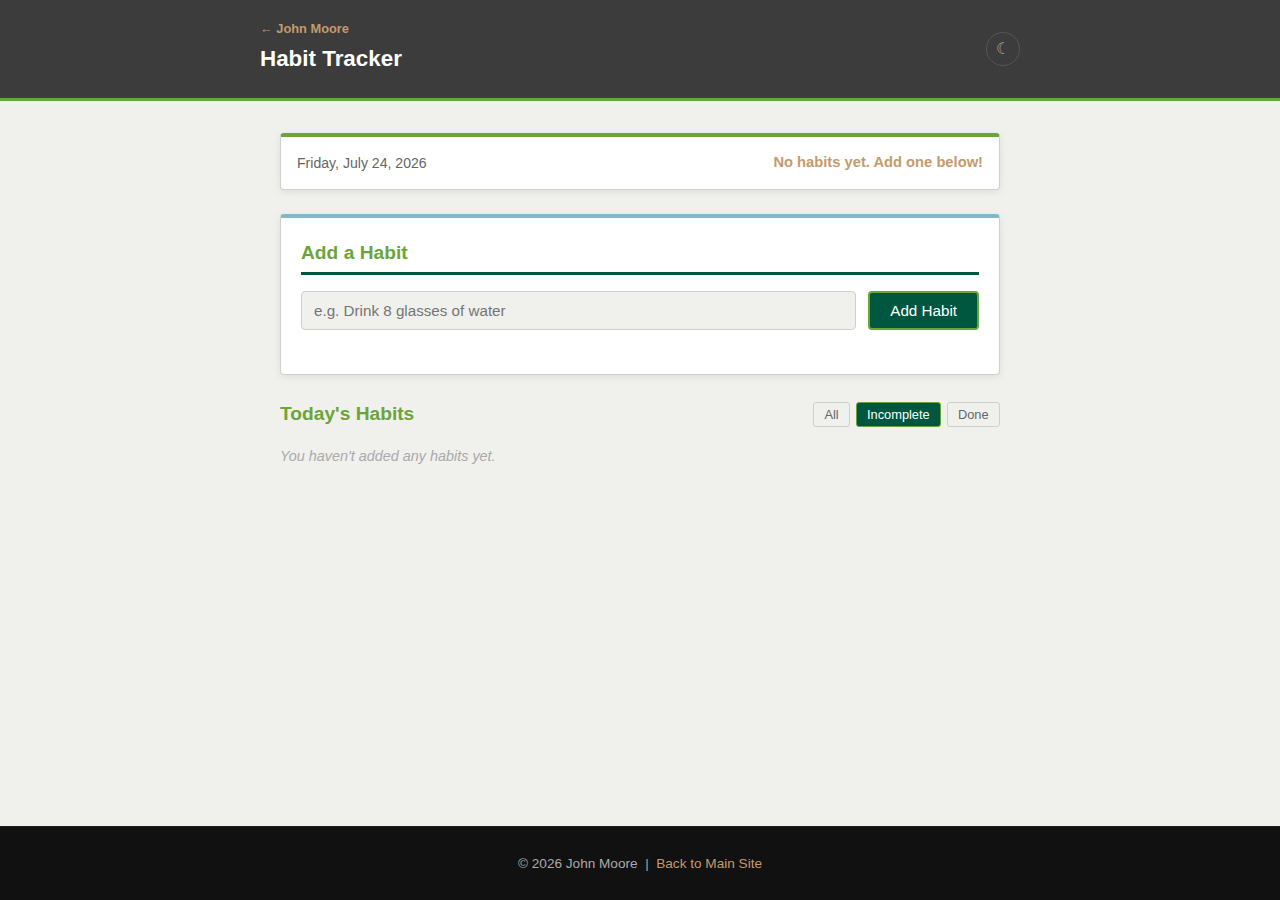
<file: Habit-Tracker/index.html>
<!DOCTYPE html>
<html lang="en" data-theme="light">
<head>
    <meta charset="UTF-8">
    <meta name="viewport" content="width=device-width, initial-scale=1.0">
    <title>Habit Tracker | John Moore</title>
    <link rel="stylesheet" href="styles.css">
</head>

<body>

    <!-- =============================================
         HEADER
    ============================================= -->
    <header>
        <div class="header-inner">
            <div class="header-brand">
                <a href="../index.html" class="brand-link">← John Moore</a>
                <h1>Habit Tracker</h1>
            </div>
            <button class="theme-toggle" id="themeToggle" aria-label="Toggle dark mode">
                <span class="theme-icon" aria-hidden="true">☾</span>
            </button>
        </div>
    </header>

    <!-- =============================================
         MAIN APP
    ============================================= -->
    <main class="container">

        <!-- TODAY'S DATE + SUMMARY -->
        <section class="summary-bar">
            <div class="summary-top">
                <p id="todayDate" class="today-date"></p>
                <p id="progressSummary" class="progress-summary">No habits yet. Add one below!</p>
            </div>
            <!-- Progress bar — hidden until habits exist -->
            <div class="progress-bar-wrap" id="progressBarWrap" style="display:none;">
                <div class="progress-bar-track">
                    <div class="progress-bar-fill" id="progressBarFill"></div>
                </div>
                <span class="progress-bar-label" id="progressBarLabel"></span>
            </div>
        </section>

        <!-- ADD HABIT FORM -->
        <section class="add-section">
            <h2>Add a Habit</h2>
            <form id="addHabitForm" novalidate>
                <div class="form-row">
                    <input
                        type="text"
                        id="habitInput"
                        placeholder="e.g. Drink 8 glasses of water"
                        maxlength="60"
                        autocomplete="off"
                        aria-label="New habit name">
                    <button type="submit" class="btn">Add Habit</button>
                </div>
                <!-- Validation message shown if input is blank or duplicate -->
                <p id="formError" class="form-error" aria-live="polite"></p>
            </form>
        </section>

        <!-- HABIT LIST -->
        <section class="habits-section">
            <div class="habits-header">
                <h2>Today's Habits</h2>
                <!-- Filter buttons — controls which habits are shown -->
                <div class="filter-bar" role="group" aria-label="Filter habits">
                    <button class="filter-btn" data-filter="all">All</button>
                    <button class="filter-btn" data-filter="incomplete">Incomplete</button>
                    <button class="filter-btn" data-filter="done">Done</button>
                </div>
            </div>

            <!-- Empty state shown when no habits exist -->
            <p id="emptyState" class="empty-state">You haven't added any habits yet.</p>

            <!-- Habits are injected here by JavaScript -->
            <ul id="habitList" class="habit-list"></ul>
        </section>

        <!-- WEEKLY VIEW -->
        <section class="weekly-section" id="weeklySection">
            <h2>This Week</h2>
            <p class="muted">A 7-day snapshot of your consistency.</p>
            <!-- Weekly grid is injected here by JavaScript -->
            <div id="weeklyGrid" class="weekly-grid"></div>
        </section>

    </main>

    <footer>
        <p>&copy; 2026 John Moore &nbsp;|&nbsp; <a href="../index.html">Back to Main Site</a></p>
    </footer>

    <!-- JS files — habits.js loads first (data layer), then app.js (UI layer) -->
    <script src="habits.js"></script>
    <script src="app.js"></script>

</body>
</html>
</file>
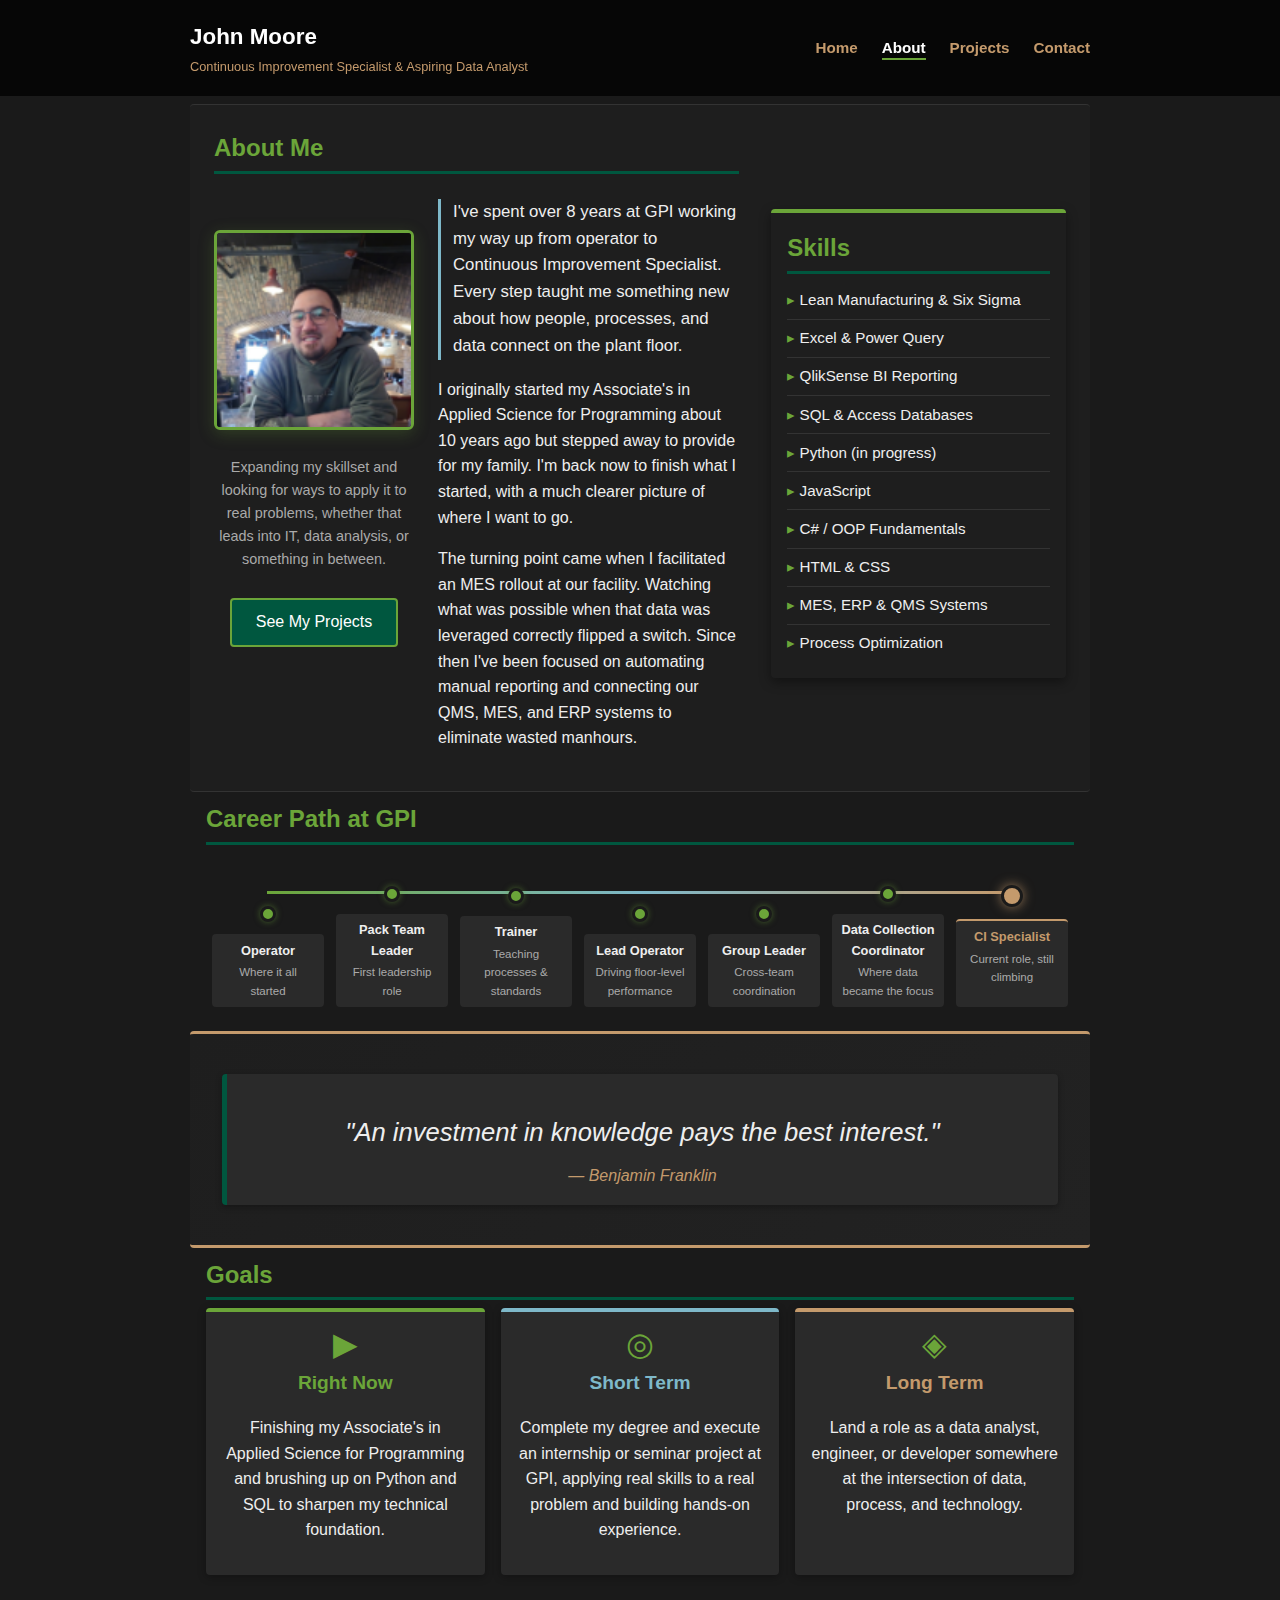
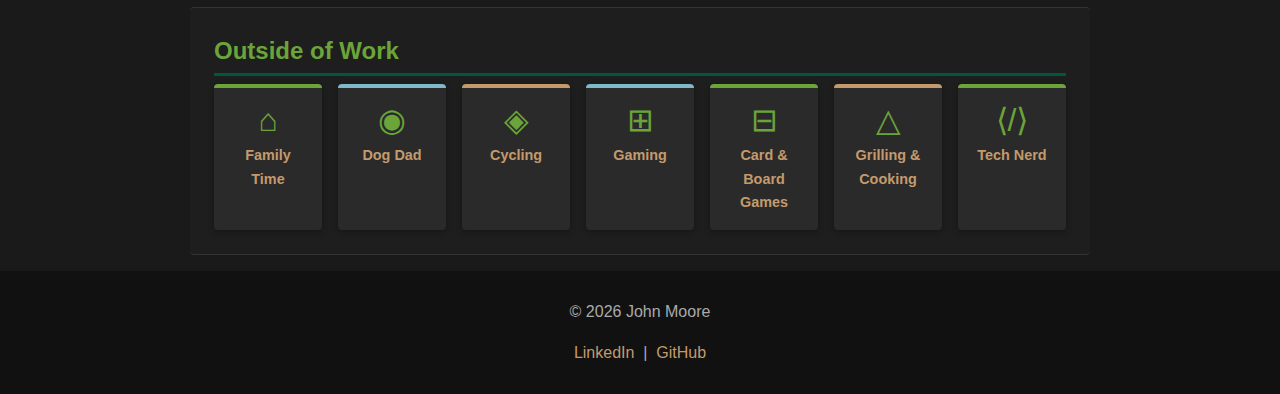
<file: about.html>
<!DOCTYPE html>
<html lang="en">
<head>
    <meta charset="UTF-8">
    <meta name="viewport" content="width=device-width, initial-scale=1.0">
    <title>About | John Moore</title>
    <link rel="stylesheet" href="styles.css">
</head>

<body>

    <header>
        <div class="header-inner">
            <div class="header-brand">
                <h1>John Moore</h1>
                <p>Continuous Improvement Specialist &amp; Aspiring Data Analyst</p>
            </div>
            <nav>
                <ul>
                    <li><a href="index.html">Home</a></li>
                    <li><a href="about.html" aria-current="page">About</a></li>
                    <li><a href="projects.html">Projects</a></li>
                    <li><a href="contact.html">Contact</a></li>
                </ul>
            </nav>
        </div>
    </header>

    <main class="container">

        <!-- BIO + SKILLS SIDE BY SIDE -->
        <section id="bio" class="section-alt">
            <div class="two-col">
                <div class="col-main">
                    <h2>About Me</h2>
                    <div class="about-container">
                        <div class="headshot-wrap">
                            <img src="images/headshot.jpg" alt="John Moore headshot" width="200" height="200">
                            <p class="muted">Expanding my skillset and looking for ways to apply it to real problems, whether that leads into IT, data analysis, or something in between.</p>
                            <a href="projects.html" class="btn">See My Projects</a>
                        </div>
                        <div class="about-text">
                            <p>I've spent over 8 years at GPI working my way up from operator to Continuous Improvement Specialist. Every step taught me something new about how people, processes, and data connect on the plant floor.</p>
                            <p>I originally started my Associate's in Applied Science for Programming about 10 years ago but stepped away to provide for my family. I'm back now to finish what I started, with a much clearer picture of where I want to go.</p>
                            <p>The turning point came when I facilitated an MES rollout at our facility. Watching what was possible when that data was leveraged correctly flipped a switch. Since then I've been focused on automating manual reporting and connecting our QMS, MES, and ERP systems to eliminate wasted manhours.</p>
                        </div>
                    </div>
                </div>
                <div class="col-side">
                    <h2>Skills</h2>
                    <ul class="skills-list">
                        <li>Lean Manufacturing &amp; Six Sigma</li>
                        <li>Excel &amp; Power Query</li>
                        <li>QlikSense BI Reporting</li>
                        <li>SQL &amp; Access Databases</li>
                        <li>Python (in progress)</li>
                        <li>JavaScript</li>
                        <li>C# / OOP Fundamentals</li>
                        <li>HTML &amp; CSS</li>
                        <li>MES, ERP &amp; QMS Systems</li>
                        <li>Process Optimization</li>
                    </ul>
                </div>
            </div>
        </section>

        <!-- CAREER TIMELINE -->
        <section id="timeline">
            <h2>Career Path at GPI</h2>
            <div class="timeline">
                <div class="timeline-item">
                    <span class="timeline-dot"></span>
                    <div class="timeline-content">
                        <h3>Operator</h3>
                        <p class="muted">Where it all started</p>
                    </div>
                </div>
                <div class="timeline-item">
                    <span class="timeline-dot"></span>
                    <div class="timeline-content">
                        <h3>Pack Team Leader</h3>
                        <p class="muted">First leadership role</p>
                    </div>
                </div>
                <div class="timeline-item">
                    <span class="timeline-dot"></span>
                    <div class="timeline-content">
                        <h3>Trainer</h3>
                        <p class="muted">Teaching processes &amp; standards</p>
                    </div>
                </div>
                <div class="timeline-item">
                    <span class="timeline-dot"></span>
                    <div class="timeline-content">
                        <h3>Lead Operator</h3>
                        <p class="muted">Driving floor-level performance</p>
                    </div>
                </div>
                <div class="timeline-item">
                    <span class="timeline-dot"></span>
                    <div class="timeline-content">
                        <h3>Group Leader</h3>
                        <p class="muted">Cross-team coordination</p>
                    </div>
                </div>
                <div class="timeline-item">
                    <span class="timeline-dot"></span>
                    <div class="timeline-content">
                        <h3>Data Collection Coordinator</h3>
                        <p class="muted">Where data became the focus</p>
                    </div>
                </div>
                <div class="timeline-item timeline-current">
                    <span class="timeline-dot"></span>
                    <div class="timeline-content">
                        <h3>CI Specialist</h3>
                        <p class="muted">Current role, still climbing</p>
                    </div>
                </div>
            </div>
        </section>

        <!-- QUOTE FULL WIDTH -->
        <section id="quote" class="section-alt section-quote">
            <blockquote class="quote-large">
                <p>"An investment in knowledge pays the best interest."</p>
                <cite>— Benjamin Franklin</cite>
            </blockquote>
        </section>

        <!-- GOALS THREE COLUMN -->
        <section id="goals">
            <h2>Goals</h2>
            <div class="goals-grid">

                <article class="goal-card">
                    <span class="goal-icon">▶</span>
                    <h3>Right Now</h3>
                    <p>Finishing my Associate's in Applied Science for Programming and brushing up on Python and SQL to sharpen my technical foundation.</p>
                </article>

                <article class="goal-card">
                    <span class="goal-icon">◎</span>
                    <h3>Short Term</h3>
                    <p>Complete my degree and execute an internship or seminar project at GPI, applying real skills to a real problem and building hands-on experience.</p>
                </article>

                <article class="goal-card">
                    <span class="goal-icon">◈</span>
                    <h3>Long Term</h3>
                    <p>Land a role as a data analyst, engineer, or developer somewhere at the intersection of data, process, and technology.</p>
                </article>

            </div>
        </section>

        <!-- HOBBIES -->
        <section id="hobbies" class="section-alt">
            <h2>Outside of Work</h2>
            <div class="hobbies-grid">
                <div class="hobby-item">
                    <span class="hobby-icon">⌂</span>
                    <p>Family Time</p>
                </div>
                <div class="hobby-item">
                    <span class="hobby-icon">◉</span>
                    <p>Dog Dad</p>
                </div>
                <div class="hobby-item">
                    <span class="hobby-icon">◈</span>
                    <p>Cycling</p>
                </div>
                <div class="hobby-item">
                    <span class="hobby-icon">⊞</span>
                    <p>Gaming</p>
                </div>
                <div class="hobby-item">
                    <span class="hobby-icon">⊟</span>
                    <p>Card &amp; Board Games</p>
                </div>
                <div class="hobby-item">
                    <span class="hobby-icon">△</span>
                    <p>Grilling &amp; Cooking</p>
                </div>
                <div class="hobby-item">
                    <span class="hobby-icon">⟨/⟩</span>
                    <p>Tech Nerd</p>
                </div>
            </div>
        </section>

    </main>

    <footer>
        <p>&copy; 2026 John Moore</p>
        <p>
            <a href="https://www.linkedin.com/in/john-moore-960768106/" target="_blank" rel="noopener noreferrer">LinkedIn</a>
            &nbsp;|&nbsp;
            <a href="https://github.com/jmoore19023/JM-Web-Scripting-I" target="_blank" rel="noopener noreferrer">GitHub</a>
        </p>
    </footer>

</body>
</html>
</file>
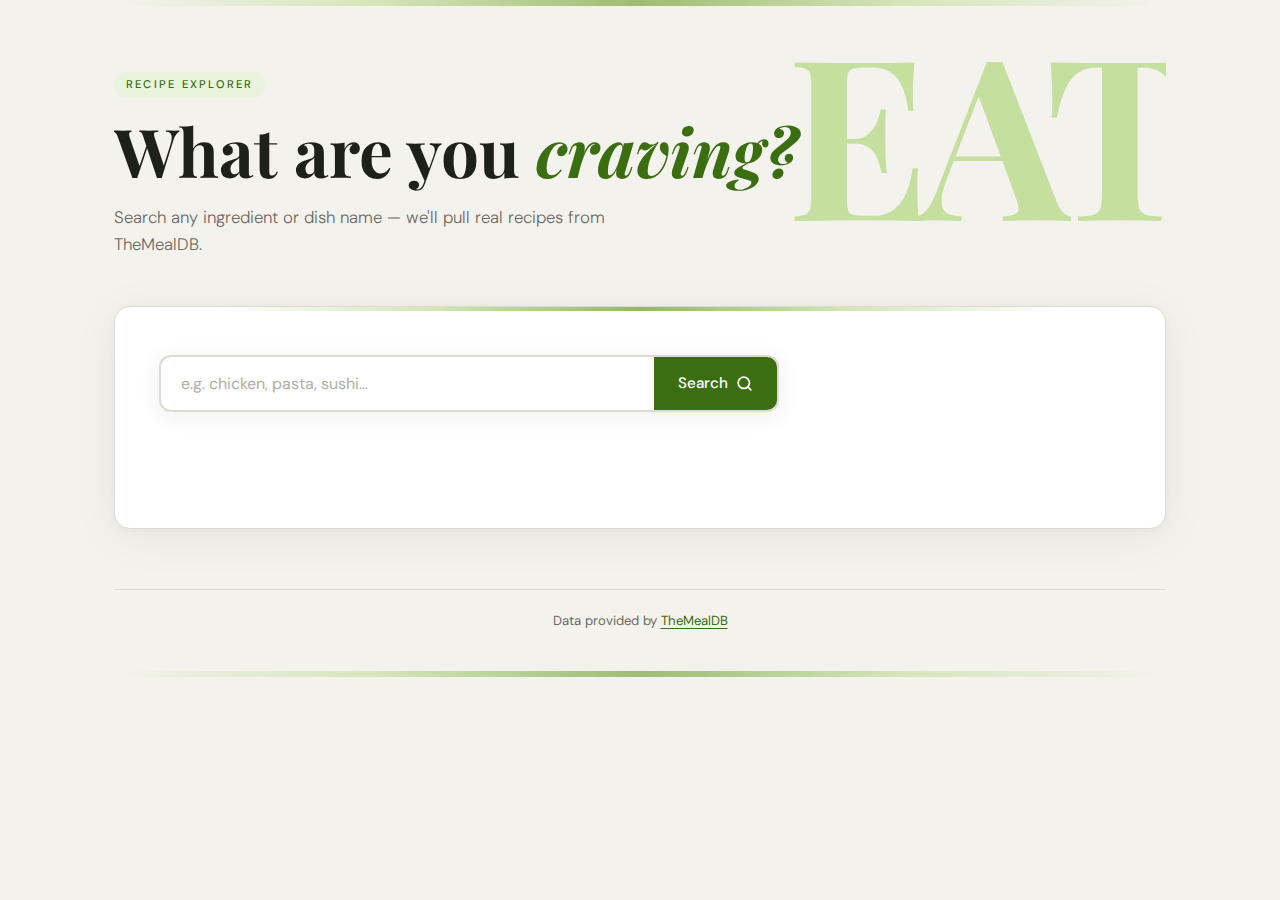
<file: API-Search.html>
<!DOCTYPE html>
<html lang="en">
<head>
  <meta charset="UTF-8" />
  <meta name="viewport" content="width=device-width, initial-scale=1.0" />
  <title>Meal Finder</title>
  <link rel="preconnect" href="https://fonts.googleapis.com" />
  <link rel="preconnect" href="https://fonts.gstatic.com" crossorigin />
  <link href="https://fonts.googleapis.com/css2?family=Playfair+Display:ital,wght@0,700;1,400&family=DM+Sans:wght@300;400;500&display=swap" rel="stylesheet" />
  <link rel="stylesheet" href="API-Search.css" />
</head>
<body>

  <div class="page-wrapper">

    <header class="site-header">
      <div class="header-inner">
        <span class="header-label">Recipe Explorer</span>
        <h1 class="site-title">What are you <em>craving?</em></h1>
        <p class="site-desc">Search any ingredient or dish name — we'll pull real recipes from TheMealDB.</p>
      </div>
      <div class="header-bg-text" aria-hidden="true">EAT</div>
    </header>

    <main class="main-content">

      <section class="search-section">
        <div class="search-bar">
          <input
            type="text"
            id="searchInput"
            class="search-input"
            placeholder="e.g. chicken, pasta, sushi…"
            autocomplete="off"
            aria-label="Search for a meal"
          />
          <button id="searchBtn" class="search-btn" aria-label="Search">
            <span class="btn-text">Search</span>
            <svg class="btn-icon" viewBox="0 0 24 24" fill="none" stroke="currentColor" stroke-width="2.5" stroke-linecap="round" stroke-linejoin="round">
              <circle cx="11" cy="11" r="8"/><line x1="21" y1="21" x2="16.65" y2="16.65"/>
            </svg>
          </button>
        </div>
      </section>

      <div id="status" class="status-message" role="status" aria-live="polite"></div>

      <section id="results" class="results-grid" aria-label="Search results"></section>

    </main>

    <footer class="site-footer">
      Data provided by <a href="https://www.themealdb.com" target="_blank" rel="noopener">TheMealDB</a>
    </footer>

  </div>

  <script src="API-Search.js"></script>
</body>
</html>
</file>
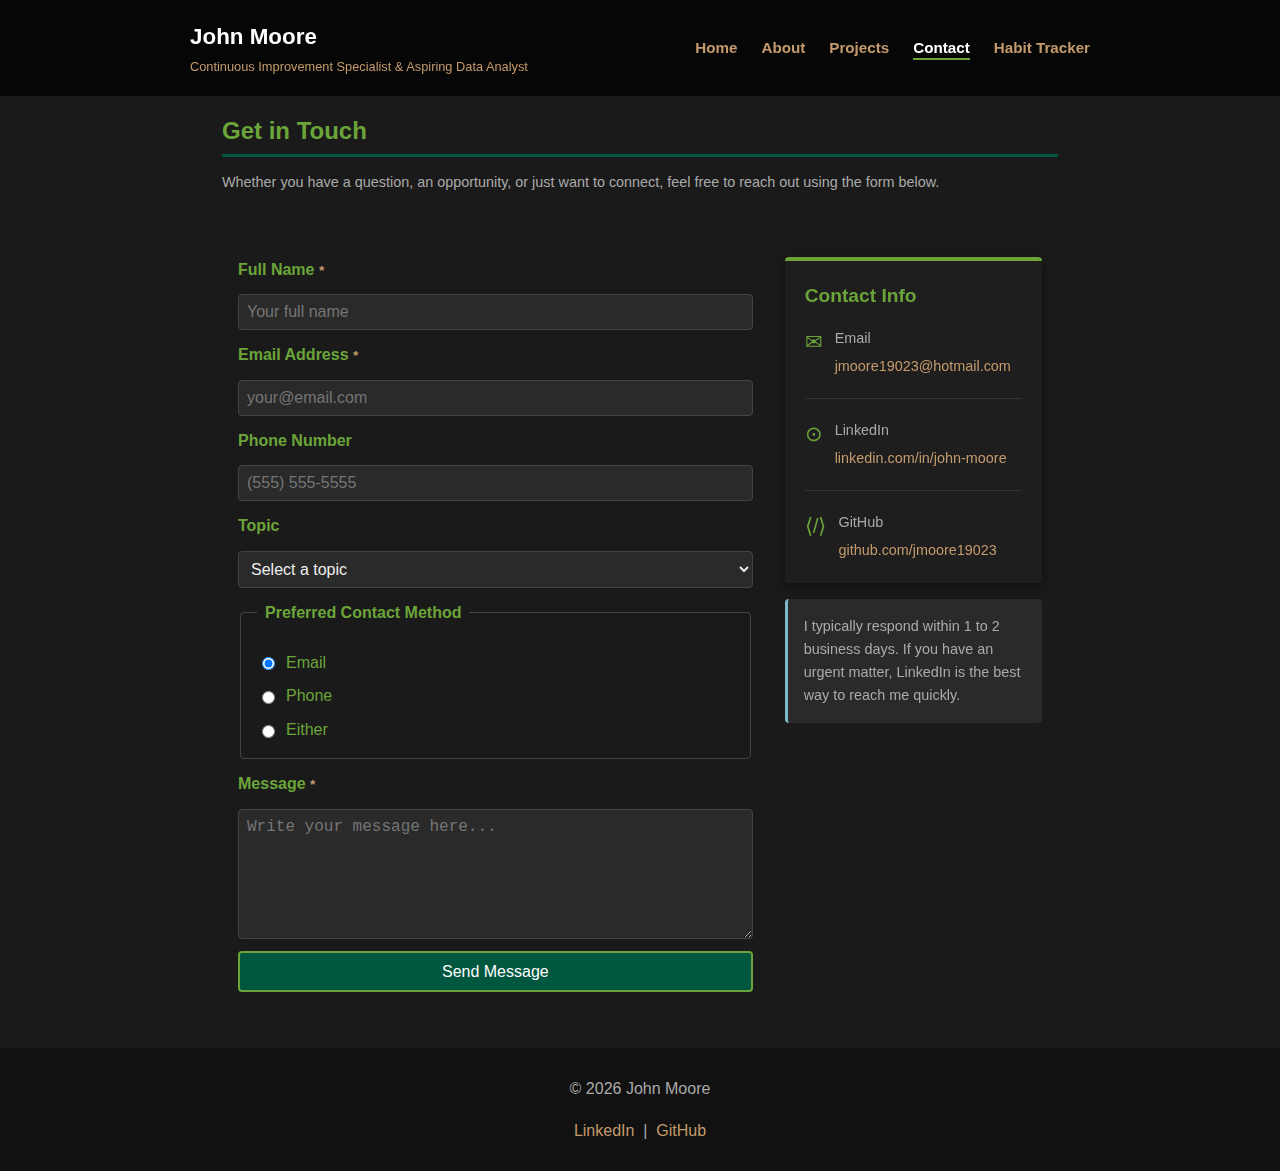
<file: contact.html>
<!DOCTYPE html>
<html lang="en">
<head>
    <meta charset="UTF-8">
    <meta name="viewport" content="width=device-width, initial-scale=1.0">
    <title>Contact | John Moore</title>
    <link rel="stylesheet" href="Web Scripting/CSS/styles.css">
</head>

<body>

    <header>
        <div class="header-inner">
            <div class="header-brand">
                <h1>John Moore</h1>
                <p>Continuous Improvement Specialist &amp; Aspiring Data Analyst</p>
            </div>
            <nav>
                <ul>
                    <li><a href="index.html">Home</a></li>
                    <li><a href="about.html">About</a></li>
                    <li><a href="projects.html">Projects</a></li>
                    <li><a href="contact.html" aria-current="page">Contact</a></li>
                    <li><a href="Habit-Tracker/index.html">Habit Tracker</a></li>
                </ul>
            </nav>
        </div>
    </header>

    <main class="container">

        <section id="contact-intro" class="container">
            <h2>Get in Touch</h2>
            <p class="muted">Whether you have a question, an opportunity, or just want to connect, feel free to reach out using the form below.</p>
        </section>

        <div class="contact-layout">

            <!-- CONTACT FORM -->
            <div class="contact-form-wrap">
                <form id="contact-form" novalidate>

                    <label for="name">Full Name <span class="required">*</span></label>
                    <input
                        type="text"
                        id="name"
                        name="name"
                        placeholder="Your full name"
                        required
                        aria-required="true">

                    <label for="email">Email Address <span class="required">*</span></label>
                    <input
                        type="email"
                        id="email"
                        name="email"
                        placeholder="your@email.com"
                        required
                        aria-required="true">

                    <label for="phone">Phone Number</label>
                    <input
                        type="tel"
                        id="phone"
                        name="phone"
                        placeholder="(555) 555-5555">

                    <label for="topic">Topic</label>
                    <select id="topic" name="topic">
                        <option value="" disabled selected>Select a topic</option>
                        <option value="opportunity">Job Opportunity</option>
                        <option value="collaboration">Collaboration</option>
                        <option value="networking">Networking</option>
                        <option value="question">General Question</option>
                        <option value="other">Other</option>
                    </select>

                    <fieldset>
                        <legend>Preferred Contact Method</legend>
                        <div class="radio-group">
                            <label>
                                <input type="radio" name="contact-method" value="email" checked>
                                Email
                            </label>
                            <label>
                                <input type="radio" name="contact-method" value="phone">
                                Phone
                            </label>
                            <label>
                                <input type="radio" name="contact-method" value="either">
                                Either
                            </label>
                        </div>
                    </fieldset>

                    <label for="message">Message <span class="required">*</span></label>
                    <textarea
                        id="message"
                        name="message"
                        placeholder="Write your message here..."
                        required
                        aria-required="true"></textarea>

                    <button type="submit" class="btn">Send Message</button>

                </form>
            </div>

            <!-- CONTACT INFO SIDEBAR -->
            <div class="contact-sidebar">
                <div class="contact-info-card">
                    <h3>Contact Info</h3>

                    <div class="contact-detail">
                        <span class="contact-icon">✉</span>
                        <div>
                            <p class="contact-label muted">Email</p>
                            <a href="mailto:jmoore19023@hotmail.com">jmoore19023@hotmail.com</a>
                        </div>
                    </div>

                    <div class="contact-detail">
                        <span class="contact-icon">⊙</span>
                        <div>
                            <p class="contact-label muted">LinkedIn</p>
                            <a href="https://www.linkedin.com/in/john-moore-960768106/" target="_blank" rel="noopener noreferrer">linkedin.com/in/john-moore</a>
                        </div>
                    </div>

                    <div class="contact-detail">
                        <span class="contact-icon">⟨/⟩</span>
                        <div>
                            <p class="contact-label muted">GitHub</p>
                            <a href="https://github.com/jmoore19023/JM-Web-Scripting-I" target="_blank" rel="noopener noreferrer">github.com/jmoore19023</a>
                        </div>
                    </div>

                </div>

                <div class="contact-note">
                    <p>I typically respond within 1 to 2 business days. If you have an urgent matter, LinkedIn is the best way to reach me quickly.</p>
                </div>

            </div>

        </div>

    </main>

    <footer>
        <p>&copy; 2026 John Moore</p>
        <p>
            <a href="https://www.linkedin.com/in/john-moore-960768106/" target="_blank" rel="noopener noreferrer">LinkedIn</a>
            &nbsp;|&nbsp;
            <a href="https://github.com/jmoore19023/JM-Web-Scripting-I" target="_blank" rel="noopener noreferrer">GitHub</a>
        </p>
    </footer>

</body>
</html>
</file>
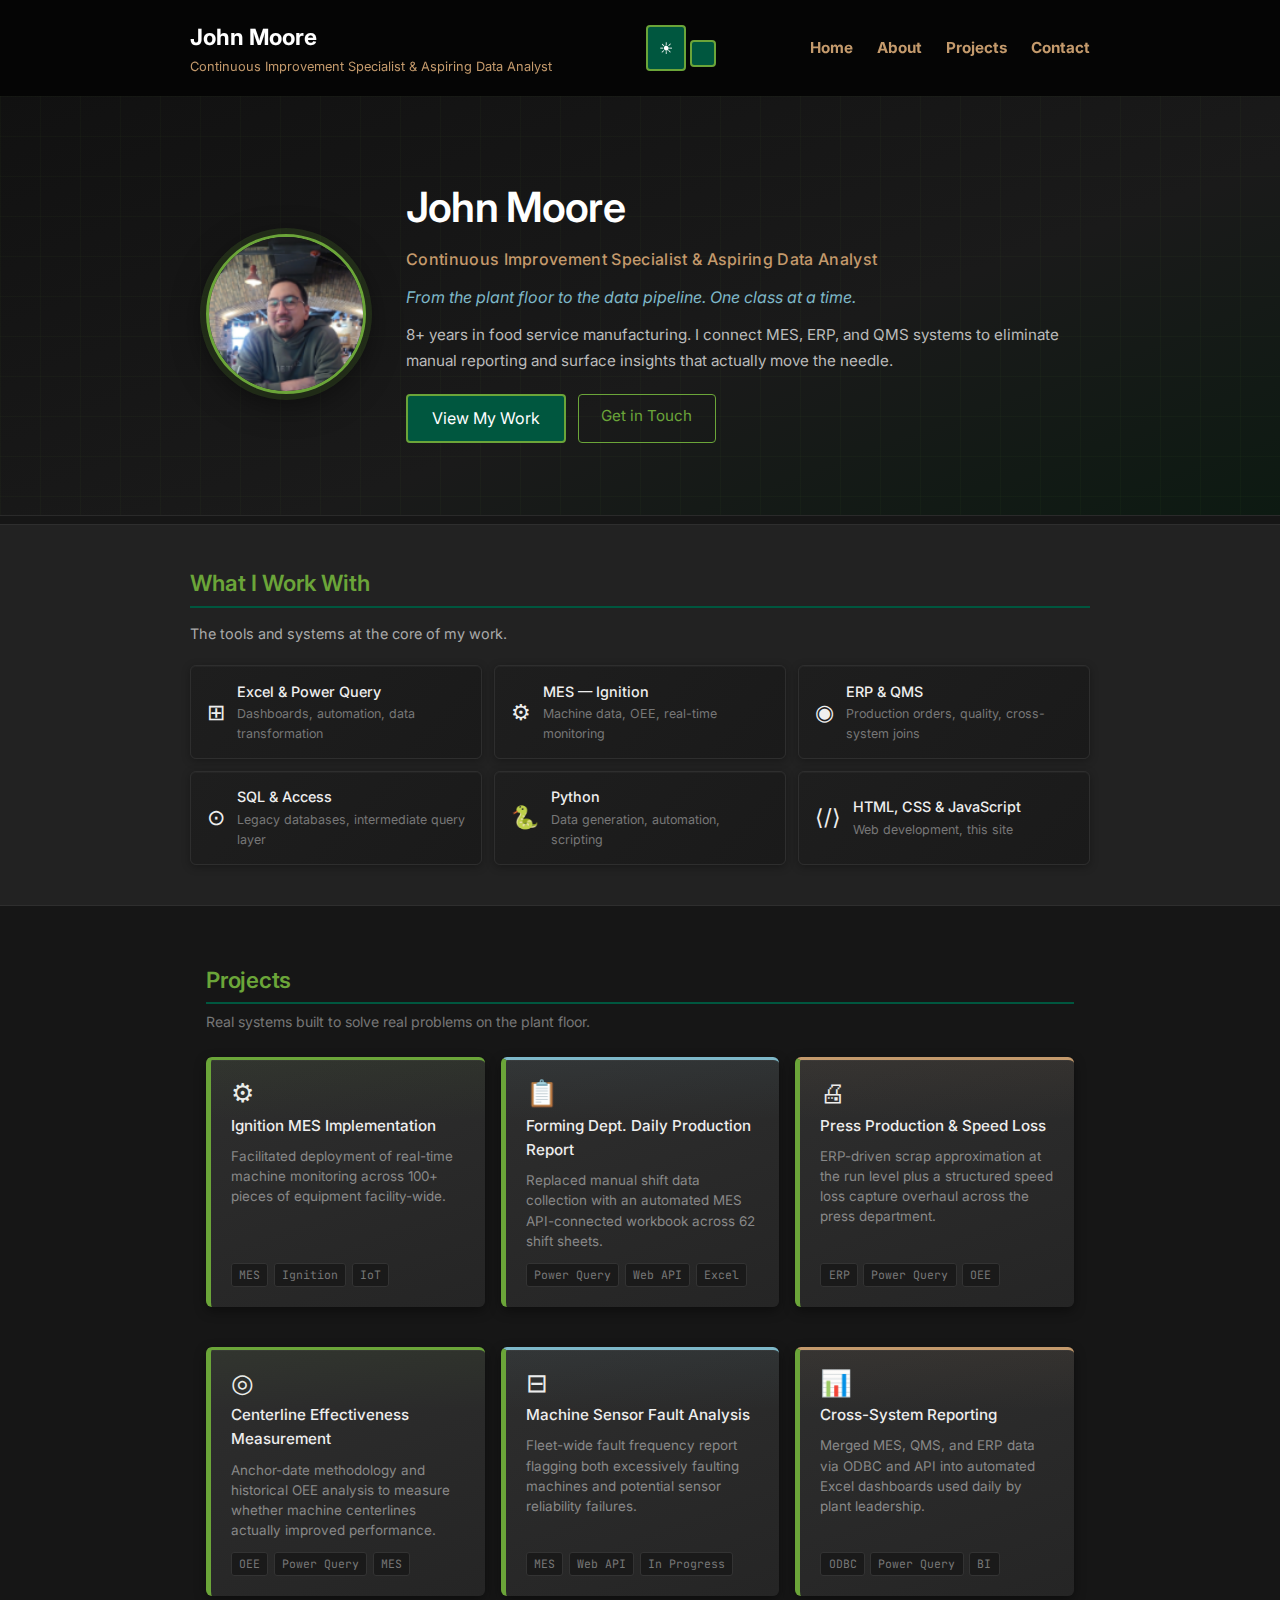
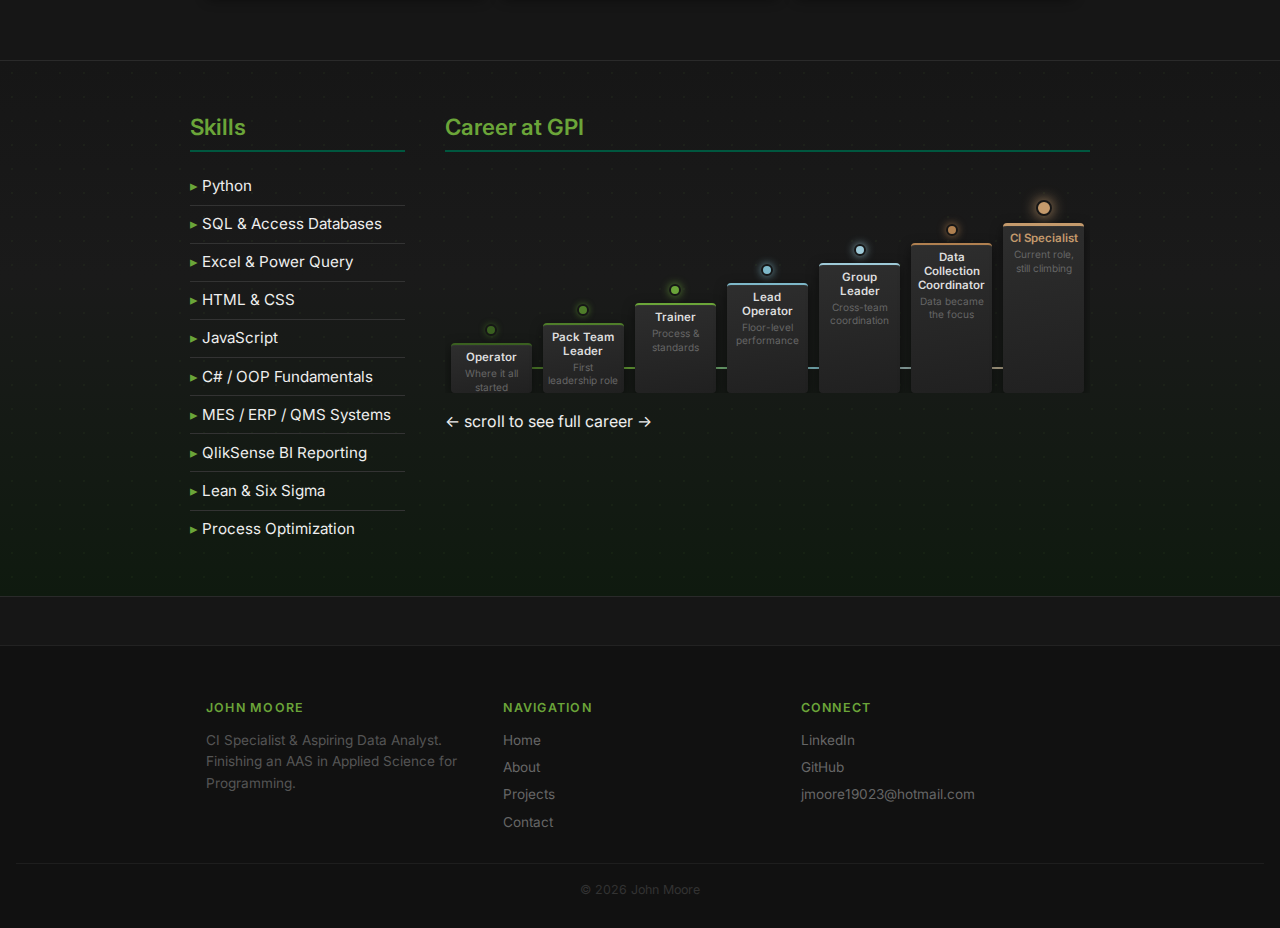
<file: landing.html>
<!DOCTYPE html>
<html lang="en" data-theme="dark">
<head>
    <meta charset="UTF-8">
    <meta name="viewport" content="width=device-width, initial-scale=1.0">
    <title>Landing | John Moore</title>
    <link rel="stylesheet" href="styles.css">
    <link rel="stylesheet" href="landing.css">
</head>

<body>

    <header>
        <div class="header-inner">
            <div class="header-brand">
                <h1>John Moore</h1>
                <p>Continuous Improvement Specialist &amp; Aspiring Data Analyst</p>
            </div>

            <div class="nav-controls">
                <!-- Dark mode toggle -->
                <button
                    class="theme-toggle"
                    id="themeToggle"
                    aria-label="Toggle light mode"
                    title="Toggle light/dark mode">
                    <span class="theme-icon" aria-hidden="true">☀</span>
                </button>

                <!-- Hamburger button (mobile only) -->
                <button
                    class="nav-hamburger"
                    id="navToggle"
                    aria-label="Open navigation menu"
                    aria-expanded="false"
                    aria-controls="primaryNav">
                    <span class="hamburger-bar"></span>
                    <span class="hamburger-bar"></span>
                    <span class="hamburger-bar"></span>
                </button>
            </div>

            <nav aria-label="Primary navigation" id="primaryNav">
                <ul>
                    <li><a href="index.html">Home</a></li>
                    <li><a href="about.html">About</a></li>
                    <li><a href="projects.html">Projects</a></li>
                    <li><a href="contact.html">Contact</a></li>
                </ul>
            </nav>
        </div>
    </header>

    <main>

        <section class="landing-hero" aria-labelledby="hero-heading">
            <div class="landing-hero-inner container">

                <div class="landing-hero-photo hero-animate">
                    <img
                        src="images/headshot.jpg"
                        alt="John Moore, Continuous Improvement Specialist"
                        width="160"
                        height="160">
                </div>

                <div class="landing-hero-text hero-animate hero-animate--delay">
                    <h2 id="hero-heading">John Moore</h2>
                    <p class="hero-role">Continuous Improvement Specialist &amp; Aspiring Data Analyst</p>
                    <p class="hero-tagline">From the plant floor to the data pipeline. One class at a time.</p>
                    <p class="hero-body">8+ years in food service manufacturing. I connect MES, ERP, and QMS systems to eliminate manual reporting and surface insights that actually move the needle.</p>
                    <div class="hero-btn-group">
                        <a href="projects.html" class="btn">View My Work</a>
                        <a href="contact.html" class="btn-outline">Get in Touch</a>
                    </div>
                </div>

            </div>
        </section>

        <div class="tools-section" aria-labelledby="tools-heading">
            <div class="tools-inner">
                <h2 id="tools-heading">What I Work With</h2>
                <p class="muted">The tools and systems at the core of my work.</p>

                <div class="tools-grid">

                    <div class="tool-pill">
                        <span class="tool-icon" aria-hidden="true">⊞</span>
                        <div class="tool-info">
                            <p class="tool-name">Excel &amp; Power Query</p>
                            <p class="tool-desc">Dashboards, automation, data transformation</p>
                        </div>
                    </div>

                    <div class="tool-pill">
                        <span class="tool-icon" aria-hidden="true">⚙</span>
                        <div class="tool-info">
                            <p class="tool-name">MES — Ignition</p>
                            <p class="tool-desc">Machine data, OEE, real-time monitoring</p>
                        </div>
                    </div>

                    <div class="tool-pill">
                        <span class="tool-icon" aria-hidden="true">◉</span>
                        <div class="tool-info">
                            <p class="tool-name">ERP &amp; QMS</p>
                            <p class="tool-desc">Production orders, quality, cross-system joins</p>
                        </div>
                    </div>

                    <div class="tool-pill">
                        <span class="tool-icon" aria-hidden="true">⊙</span>
                        <div class="tool-info">
                            <p class="tool-name">SQL &amp; Access</p>
                            <p class="tool-desc">Legacy databases, intermediate query layer</p>
                        </div>
                    </div>

                    <div class="tool-pill">
                        <span class="tool-icon" aria-hidden="true">🐍</span>
                        <div class="tool-info">
                            <p class="tool-name">Python</p>
                            <p class="tool-desc">Data generation, automation, scripting</p>
                        </div>
                    </div>

                    <div class="tool-pill">
                        <span class="tool-icon" aria-hidden="true">⟨/⟩</span>
                        <div class="tool-info">
                            <p class="tool-name">HTML, CSS &amp; JavaScript</p>
                            <p class="tool-desc">Web development, this site</p>
                        </div>
                    </div>

                </div>
            </div>
        </div>

        <div class="container">

            <section class="landing-section" aria-labelledby="projects-heading">
                <h2 id="projects-heading">Projects</h2>
                <p class="section-sub">Real systems built to solve real problems on the plant floor.</p>

                <div class="projects-grid">

                    <article class="project-tile">
                        <span class="tile-icon" aria-hidden="true">⚙</span>
                        <h3 class="tile-title">Ignition MES Implementation</h3>
                        <p class="tile-summary">Facilitated deployment of real-time machine monitoring across 100+ pieces of equipment facility-wide.</p>
                        <div class="tile-tag-row">
                            <span class="tag">MES</span>
                            <span class="tag">Ignition</span>
                            <span class="tag">IoT</span>
                        </div>
                    </article>

                    <article class="project-tile">
                        <span class="tile-icon" aria-hidden="true">📋</span>
                        <h3 class="tile-title">Forming Dept. Daily Production Report</h3>
                        <p class="tile-summary">Replaced manual shift data collection with an automated MES API-connected workbook across 62 shift sheets.</p>
                        <div class="tile-tag-row">
                            <span class="tag">Power Query</span>
                            <span class="tag">Web API</span>
                            <span class="tag">Excel</span>
                        </div>
                    </article>

                    <article class="project-tile">
                        <span class="tile-icon" aria-hidden="true">🖨</span>
                        <h3 class="tile-title">Press Production &amp; Speed Loss</h3>
                        <p class="tile-summary">ERP-driven scrap approximation at the run level plus a structured speed loss capture overhaul across the press department.</p>
                        <div class="tile-tag-row">
                            <span class="tag">ERP</span>
                            <span class="tag">Power Query</span>
                            <span class="tag">OEE</span>
                        </div>
                    </article>

                    <article class="project-tile">
                        <span class="tile-icon" aria-hidden="true">◎</span>
                        <h3 class="tile-title">Centerline Effectiveness Measurement</h3>
                        <p class="tile-summary">Anchor-date methodology and historical OEE analysis to measure whether machine centerlines actually improved performance.</p>
                        <div class="tile-tag-row">
                            <span class="tag">OEE</span>
                            <span class="tag">Power Query</span>
                            <span class="tag">MES</span>
                        </div>
                    </article>

                    <article class="project-tile">
                        <span class="tile-icon" aria-hidden="true">⊟</span>
                        <h3 class="tile-title">Machine Sensor Fault Analysis</h3>
                        <p class="tile-summary">Fleet-wide fault frequency report flagging both excessively faulting machines and potential sensor reliability failures.</p>
                        <div class="tile-tag-row">
                            <span class="tag">MES</span>
                            <span class="tag">Web API</span>
                            <span class="tag">In Progress</span>
                        </div>
                    </article>

                    <article class="project-tile">
                        <span class="tile-icon" aria-hidden="true">📊</span>
                        <h3 class="tile-title">Cross-System Reporting</h3>
                        <p class="tile-summary">Merged MES, QMS, and ERP data via ODBC and API into automated Excel dashboards used daily by plant leadership.</p>
                        <div class="tile-tag-row">
                            <span class="tag">ODBC</span>
                            <span class="tag">Power Query</span>
                            <span class="tag">BI</span>
                        </div>
                    </article>

                </div>
            </section>

        </div><!-- /.container -->

        <div class="skills-timeline-section">
            <div class="skills-timeline-inner">
                <div class="skills-timeline-wrap">

                    <div class="skills-col">
                        <h2 id="skills-heading">Skills</h2>
                        <ul class="skills-list">
                            <li>Python</li>
                            <li>SQL &amp; Access Databases</li>
                            <li>Excel &amp; Power Query</li>
                            <li>HTML &amp; CSS</li>
                            <li>JavaScript</li>
                            <li>C# / OOP Fundamentals</li>
                            <li>MES / ERP / QMS Systems</li>
                            <li>QlikSense BI Reporting</li>
                            <li>Lean &amp; Six Sigma</li>
                            <li>Process Optimization</li>
                        </ul>
                    </div>

                    <div class="timeline-col">
                        <h2 id="timeline-heading">Career at GPI</h2>
                        <div class="timeline">
                            <div class="timeline-item">
                                <span class="timeline-dot"></span>
                                <div class="timeline-content">
                                    <h3>Operator</h3>
                                    <p class="muted">Where it all started</p>
                                </div>
                            </div>
                            <div class="timeline-item">
                                <span class="timeline-dot"></span>
                                <div class="timeline-content">
                                    <h3>Pack Team Leader</h3>
                                    <p class="muted">First leadership role</p>
                                </div>
                            </div>
                            <div class="timeline-item">
                                <span class="timeline-dot"></span>
                                <div class="timeline-content">
                                    <h3>Trainer</h3>
                                    <p class="muted">Process &amp; standards</p>
                                </div>
                            </div>
                            <div class="timeline-item">
                                <span class="timeline-dot"></span>
                                <div class="timeline-content">
                                    <h3>Lead Operator</h3>
                                    <p class="muted">Floor-level performance</p>
                                </div>
                            </div>
                            <div class="timeline-item">
                                <span class="timeline-dot"></span>
                                <div class="timeline-content">
                                    <h3>Group Leader</h3>
                                    <p class="muted">Cross-team coordination</p>
                                </div>
                            </div>
                            <div class="timeline-item">
                                <span class="timeline-dot"></span>
                                <div class="timeline-content">
                                    <h3>Data Collection Coordinator</h3>
                                    <p class="muted">Data became the focus</p>
                                </div>
                            </div>
                            <div class="timeline-item timeline-current">
                                <span class="timeline-dot"></span>
                                <div class="timeline-content">
                                    <h3>CI Specialist</h3>
                                    <p class="muted">Current role, still climbing</p>
                                </div>
                            </div>
                        </div>
                        <p class="timeline-scroll-hint" aria-hidden="true">← scroll to see full career →</p>
                    </div>

                </div>
            </div>
        </div>

    </main>

    <footer class="landing-footer">
        <div class="landing-footer-grid">

            <div class="footer-col">
                <h3>John Moore</h3>
                <p>CI Specialist &amp; Aspiring Data Analyst. Finishing an AAS in Applied Science for Programming.</p>
            </div>

            <div class="footer-col">
                <h3>Navigation</h3>
                <a href="index.html">Home</a>
                <a href="about.html">About</a>
                <a href="projects.html">Projects</a>
                <a href="contact.html">Contact</a>
            </div>

            <div class="footer-col">
                <h3>Connect</h3>
                <a href="https://www.linkedin.com/in/john-moore-960768106/" target="_blank" rel="noopener noreferrer">LinkedIn</a>
                <a href="https://github.com/jmoore19023/JM-Web-Scripting-I" target="_blank" rel="noopener noreferrer">GitHub</a>
                <a href="mailto:jmoore19023@hotmail.com">jmoore19023@hotmail.com</a>
            </div>

        </div>
        <p class="footer-copy">&copy; 2026 John Moore</p>
    </footer>

    <script>
        // ── Dark/Light mode toggle ──────────────────────────────
        const html       = document.documentElement;
        const toggleBtn  = document.getElementById('themeToggle');
        const themeIcon  = toggleBtn.querySelector('.theme-icon');

        // Restore saved preference
        const saved = localStorage.getItem('theme');
        if (saved) {
            html.setAttribute('data-theme', saved);
            updateIcon(saved);
        }

        toggleBtn.addEventListener('click', () => {
            const current = html.getAttribute('data-theme');
            const next    = current === 'dark' ? 'light' : 'dark';
            html.setAttribute('data-theme', next);
            localStorage.setItem('theme', next);
            updateIcon(next);
            toggleBtn.setAttribute('aria-label', next === 'dark' ? 'Toggle light mode' : 'Toggle dark mode');
        });

        function updateIcon(theme) {
            themeIcon.textContent = theme === 'dark' ? '☀' : '☾';
        }

        // ── Hamburger nav toggle ────────────────────────────────
        const navToggle = document.getElementById('navToggle');
        const primaryNav = document.getElementById('primaryNav');

        navToggle.addEventListener('click', () => {
            const isOpen = navToggle.getAttribute('aria-expanded') === 'true';
            navToggle.setAttribute('aria-expanded', String(!isOpen));
            navToggle.setAttribute('aria-label', isOpen ? 'Open navigation menu' : 'Close navigation menu');
            primaryNav.classList.toggle('nav-open');
        });

        // Close nav when a link is clicked (mobile UX)
        primaryNav.querySelectorAll('a').forEach(link => {
            link.addEventListener('click', () => {
                primaryNav.classList.remove('nav-open');
                navToggle.setAttribute('aria-expanded', 'false');
            });
        });
    </script>

</body>
</html>
</file>
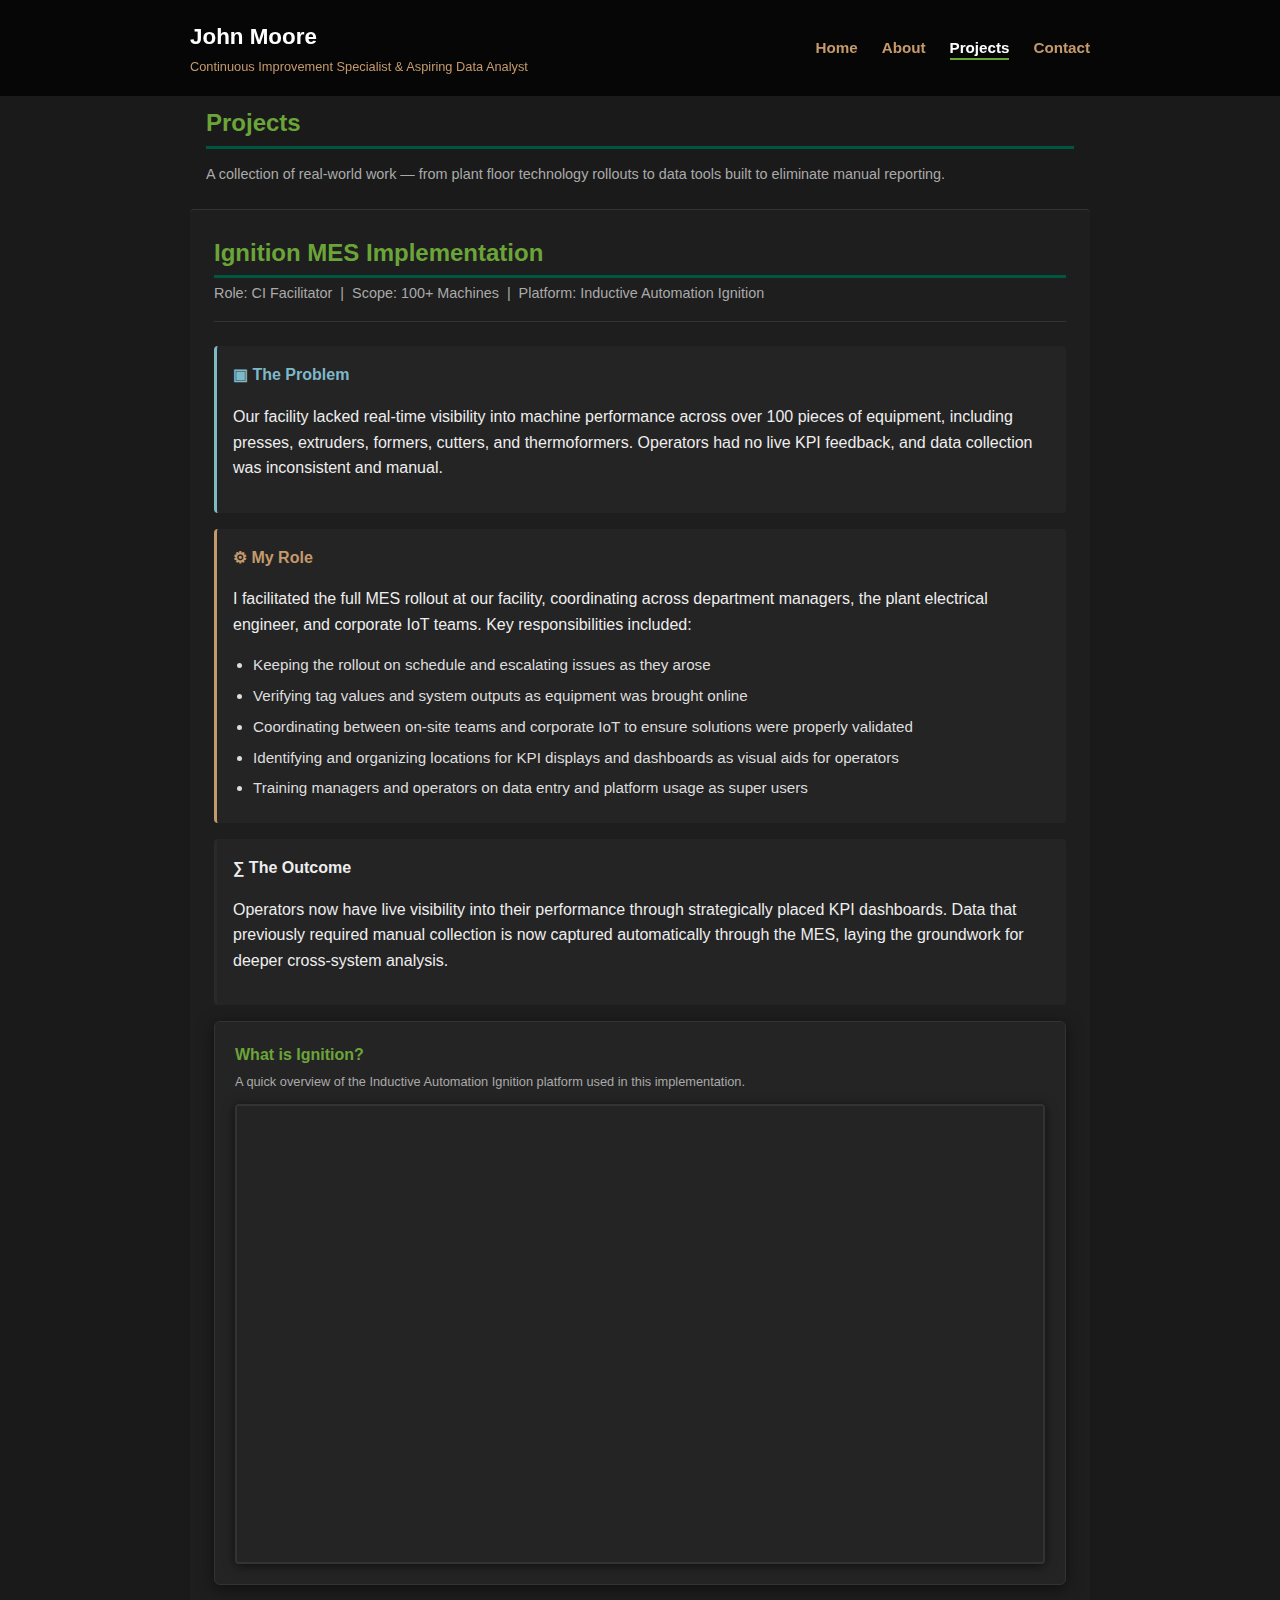
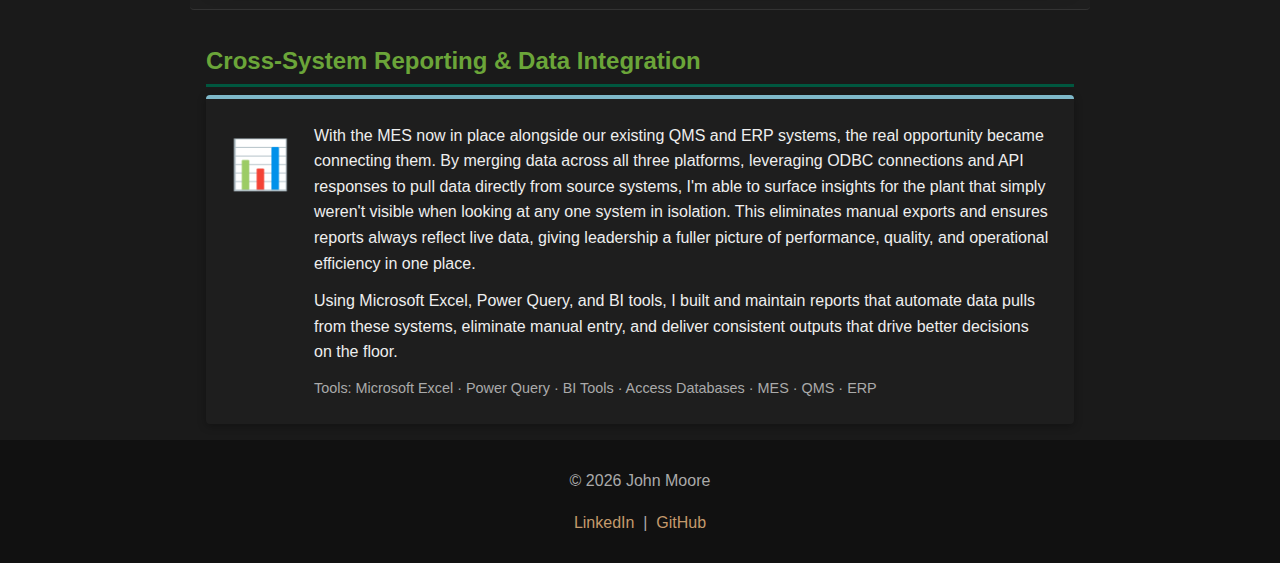
<file: projects.html>
<!DOCTYPE html>
<html lang="en">
<head>
    <meta charset="UTF-8">
    <meta name="viewport" content="width=device-width, initial-scale=1.0">
    <title>Projects | John Moore</title>
    <link rel="stylesheet" href="styles.css">
</head>

<body>

    <header>
        <div class="header-inner">
            <div class="header-brand">
                <h1>John Moore</h1>
                <p>Continuous Improvement Specialist &amp; Aspiring Data Analyst</p>
            </div>
            <nav>
                <ul>
                    <li><a href="index.html">Home</a></li>
                    <li><a href="about.html">About</a></li>
                    <li><a href="projects.html" aria-current="page">Projects</a></li>
                    <li><a href="contact.html">Contact</a></li>
                </ul>
            </nav>
        </div>
    </header>

    <main class="container">

        <section id="projects-intro">
            <h2>Projects</h2>
            <p class="muted">A collection of real-world work — from plant floor technology rollouts to data tools built to eliminate manual reporting.</p>
        </section>

        <section id="mes" class="project-featured">
            <div class="project-header">
                <h2>Ignition MES Implementation</h2>
                <p class="project-meta muted">Role: CI Facilitator &nbsp;|&nbsp; Scope: 100+ Machines &nbsp;|&nbsp; Platform: Inductive Automation Ignition</p>
            </div>

            <div class="case-study-block">
                <h3>▣ The Problem</h3>
                <p>Our facility lacked real-time visibility into machine performance across over 100 pieces of equipment, including presses, extruders, formers, cutters, and thermoformers. Operators had no live KPI feedback, and data collection was inconsistent and manual.</p>
            </div>

            <div class="case-study-block">
                <h3>⚙ My Role</h3>
                <p>I facilitated the full MES rollout at our facility, coordinating across department managers, the plant electrical engineer, and corporate IoT teams. Key responsibilities included:</p>
                <ul class="project-list">
                    <li>Keeping the rollout on schedule and escalating issues as they arose</li>
                    <li>Verifying tag values and system outputs as equipment was brought online</li>
                    <li>Coordinating between on-site teams and corporate IoT to ensure solutions were properly validated</li>
                    <li>Identifying and organizing locations for KPI displays and dashboards as visual aids for operators</li>
                    <li>Training managers and operators on data entry and platform usage as super users</li>
                </ul>
            </div>

            <div class="case-study-block">
                <h3>∑ The Outcome</h3>
                <p>Operators now have live visibility into their performance through strategically placed KPI dashboards. Data that previously required manual collection is now captured automatically through the MES, laying the groundwork for deeper cross-system analysis.</p>
            </div>

            <div class="project-embed-full">
                <h3>What is Ignition?</h3>
                <span class="embed-label">A quick overview of the Inductive Automation Ignition platform used in this implementation.</span>
                <div class="embed-container">
                    <iframe
                        width="560"
                        height="315"
                        src="https://www.youtube.com/embed/7RWmfIVDkN8?si=Fxb-OCwRSbwKJk2J"
                        title="YouTube video player"
                        frameborder="0"
                        allow="accelerometer; autoplay; clipboard-write; encrypted-media; gyroscope; picture-in-picture; web-share"
                        referrerpolicy="strict-origin-when-cross-origin"
                        allowfullscreen>
                    </iframe>
                </div>
            </div>

        </section>

        <section id="excel-reporting">
            <h2>Cross-System Reporting &amp; Data Integration</h2>
            <div class="project-card-light">
                <div class="project-card-icon">📊</div>
                <div class="project-card-body">
                    <p>With the MES now in place alongside our existing QMS and ERP systems, the real opportunity became connecting them. By merging data across all three platforms, leveraging ODBC connections and API responses to pull data directly from source systems, I'm able to surface insights for the plant that simply weren't visible when looking at any one system in isolation. This eliminates manual exports and ensures reports always reflect live data, giving leadership a fuller picture of performance, quality, and operational efficiency in one place.</p>
                    <p>Using Microsoft Excel, Power Query, and BI tools, I built and maintain reports that automate data pulls from these systems, eliminate manual entry, and deliver consistent outputs that drive better decisions on the floor.</p>
                    <p class="muted">Tools: Microsoft Excel · Power Query · BI Tools · Access Databases · MES · QMS · ERP</p>
                </div>
            </div>
        </section>

    </main>

    <footer>
        <p>&copy; 2026 John Moore</p>
        <p>
            <a href="https://www.linkedin.com/in/john-moore-960768106/" target="_blank" rel="noopener noreferrer">LinkedIn</a>
            &nbsp;|&nbsp;
            <a href="https://github.com/jmoore19023/JM-Web-Scripting-I" target="_blank" rel="noopener noreferrer">GitHub</a>
        </p>
    </footer>

</body>
</html>
</file>
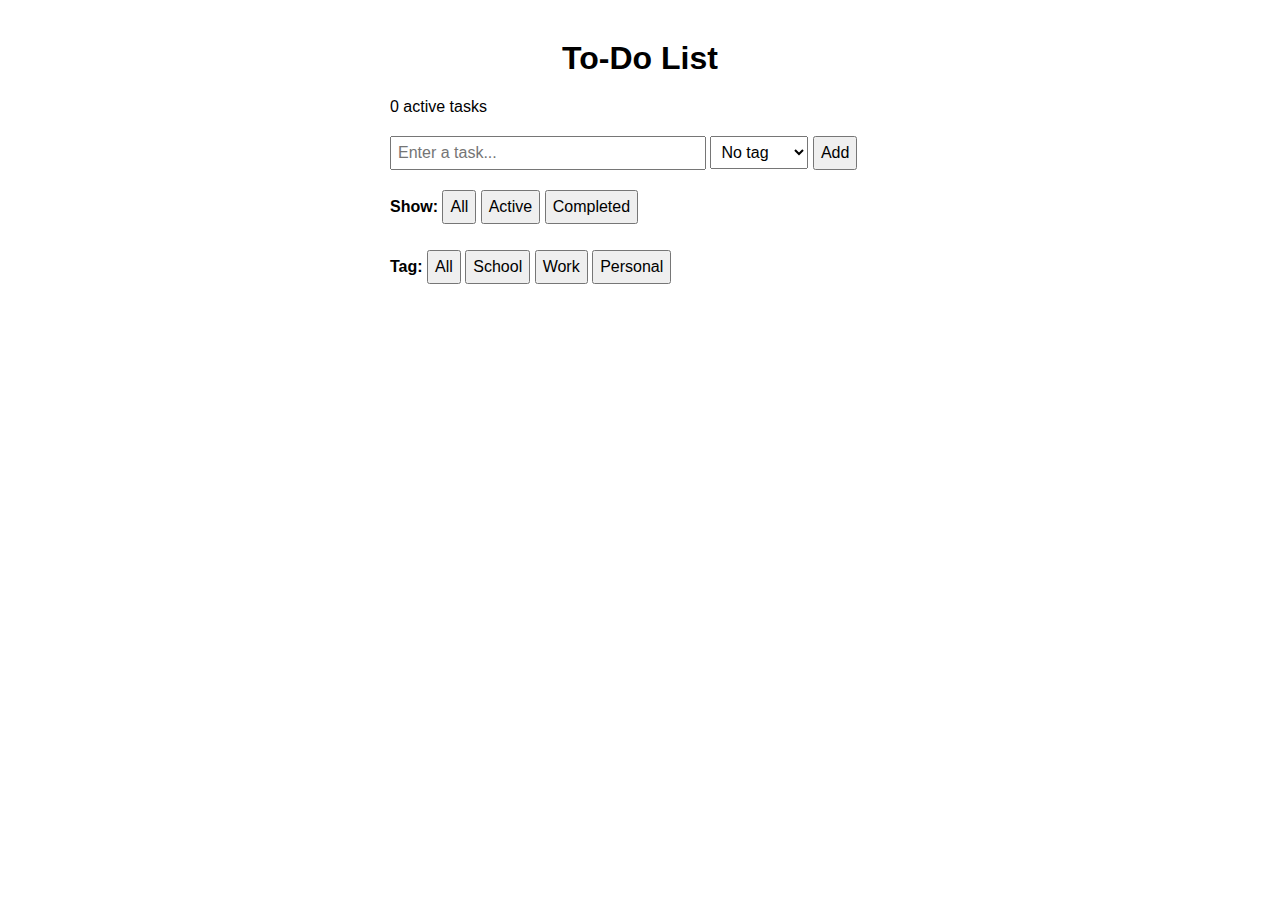
<file: ToDoList.html>
<!DOCTYPE html>
<html lang="en">
<head>
  <meta charset="UTF-8">
  <title>To-Do List</title>
  <style>
    body {
      font-family: Arial, sans-serif;
      max-width: 500px;
      margin: 40px auto;
      padding: 0 20px;
    }

    h1 {
      text-align: center;
    }

    #error {
      color: red;
      display: none;
    }

    input, select, button {
      padding: 6px;
      margin: 4px 0;
      font-size: 1rem;
    }

    #task-input {
      width: 60%;
    }

    li {
      margin: 8px 0;
      list-style: none;
    }

    .done {
      text-decoration: line-through;
      color: gray;
    }

    .filters {
      margin: 12px 0;
    }
  </style>
</head>
<body>

  <h1>To-Do List</h1>
  <p id="counter">0 active tasks</p>

  <!-- Add task form -->
  <input type="text" id="task-input" placeholder="Enter a task...">
  <select id="tag-select">
    <option value="">No tag</option>
    <option value="school">School</option>
    <option value="work">Work</option>
    <option value="personal">Personal</option>
  </select>
  <button onclick="addTask()">Add</button>
  <p id="error">Please enter a task name.</p>

  <!-- Filters -->
  <div class="filters">
    <strong>Show:</strong>
    <button onclick="setFilter('all')">All</button>
    <button onclick="setFilter('active')">Active</button>
    <button onclick="setFilter('completed')">Completed</button>

    <br><br>
    <strong>Tag:</strong>
    <button onclick="setTag('')">All</button>
    <button onclick="setTag('school')">School</button>
    <button onclick="setTag('work')">Work</button>
    <button onclick="setTag('personal')">Personal</button>
  </div>

  <ul id="task-list"></ul>

  <script>
    // Load tasks from localStorage, or start with empty array
    var tasks = JSON.parse(localStorage.getItem("tasks")) || [];
    var currentFilter = "all";
    var currentTag = "";

    function addTask() {
      var input = document.getElementById("task-input");
      var tagSelect = document.getElementById("tag-select");
      var error = document.getElementById("error");
      var text = input.value.trim();

      // Validation
      if (text === "") {
        error.style.display = "block";
        return;
      }

      error.style.display = "none";

      // Create task object
      var task = {
        id: Date.now(),
        text: text,
        tag: tagSelect.value,
        done: false
      };

      tasks.push(task);
      saveAndRender();

      // Clear the form
      input.value = "";
      tagSelect.value = "";
    }

    function toggleDone(id) {
      for (var i = 0; i < tasks.length; i++) {
        if (tasks[i].id === id) {
          tasks[i].done = !tasks[i].done;
        }
      }
      saveAndRender();
    }

    function deleteTask(id) {
      var newTasks = [];
      for (var i = 0; i < tasks.length; i++) {
        if (tasks[i].id !== id) {
          newTasks.push(tasks[i]);
        }
      }
      tasks = newTasks;
      saveAndRender();
    }

    function setFilter(filter) {
      currentFilter = filter;
      renderTasks();
    }

    function setTag(tag) {
      currentTag = tag;
      renderTasks();
    }

    function saveAndRender() {
      localStorage.setItem("tasks", JSON.stringify(tasks));
      renderTasks();
    }

    function renderTasks() {
      var list = document.getElementById("task-list");
      var counter = document.getElementById("counter");
      list.innerHTML = "";

      // Count active tasks
      var activeCount = 0;
      for (var i = 0; i < tasks.length; i++) {
        if (!tasks[i].done) activeCount++;
      }
      counter.textContent = activeCount + " active tasks";

      // Loop through tasks and display matching ones
      for (var i = 0; i < tasks.length; i++) {
        var task = tasks[i];

        // Check status filter
        if (currentFilter === "active" && task.done) continue;
        if (currentFilter === "completed" && !task.done) continue;

        // Check tag filter
        if (currentTag !== "" && task.tag !== currentTag) continue;

        // Build the list item
        var li = document.createElement("li");

        var checkbox = document.createElement("input");
        checkbox.type = "checkbox";
        checkbox.checked = task.done;
        checkbox.onclick = (function(id) {
          return function() { toggleDone(id); };
        })(task.id);

        var label = document.createElement("span");
        label.textContent = task.text;
        if (task.tag) label.textContent += " [" + task.tag + "]";
        if (task.done) label.className = "done";

        var deleteBtn = document.createElement("button");
        deleteBtn.textContent = "Delete";
        deleteBtn.onclick = (function(id) {
          return function() { deleteTask(id); };
        })(task.id);

        li.appendChild(checkbox);
        li.appendChild(label);
        li.appendChild(deleteBtn);
        list.appendChild(li);
      }
    }

    // Render on page load
    renderTasks();
  </script>

</body>
</html>
</file>
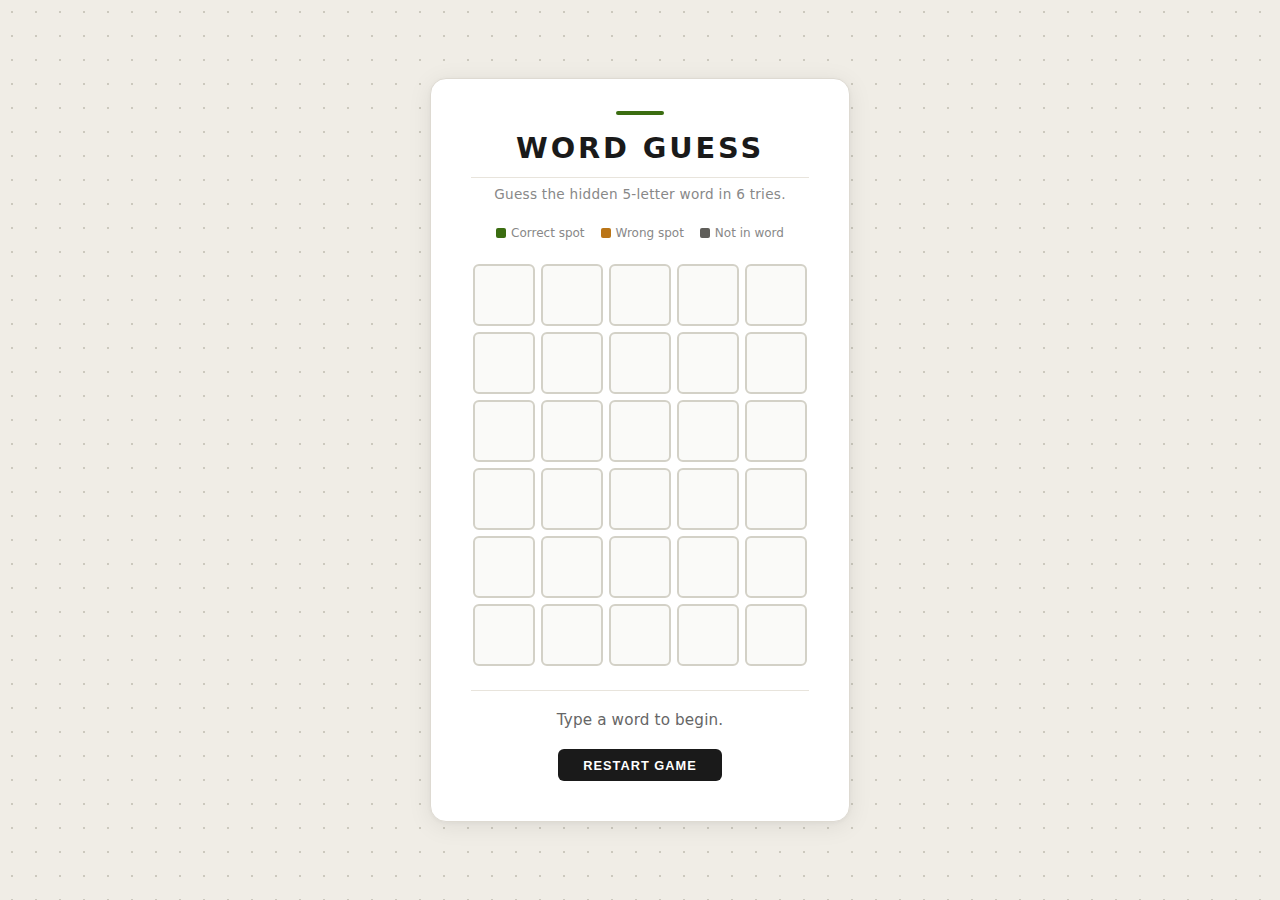
<file: WordGuessGame.html>
<!DOCTYPE html>
<html lang="en">
<head>
  <meta charset="UTF-8" />
  <meta name="viewport" content="width=device-width, initial-scale=1.0" />
  <title>Word Guess Game</title>
  <link rel="stylesheet" href="WordGuessGame.css" />
</head>
<body>

  <div class="card">

    <header>
      <h1>Word Guess</h1>
      <p class="subtitle">Guess the hidden 5-letter word in 6 tries.</p>
    </header>

    <div class="legend">
      <div class="legend-item"><div class="legend-dot correct"></div> Correct spot</div>
      <div class="legend-item"><div class="legend-dot present"></div> Wrong spot</div>
      <div class="legend-item"><div class="legend-dot absent"></div> Not in word</div>
    </div>

    <main>
      <div id="board" class="board" aria-label="Game board"></div>
    </main>

    <div class="card-footer">
      <p id="status" class="status" aria-live="polite">Type a word to begin.</p>
      <button id="restart-btn" class="restart-btn">Restart Game</button>
    </div>

  </div>

  <script src="WordGuessGame.js"></script>
</body>
</html>
</file>
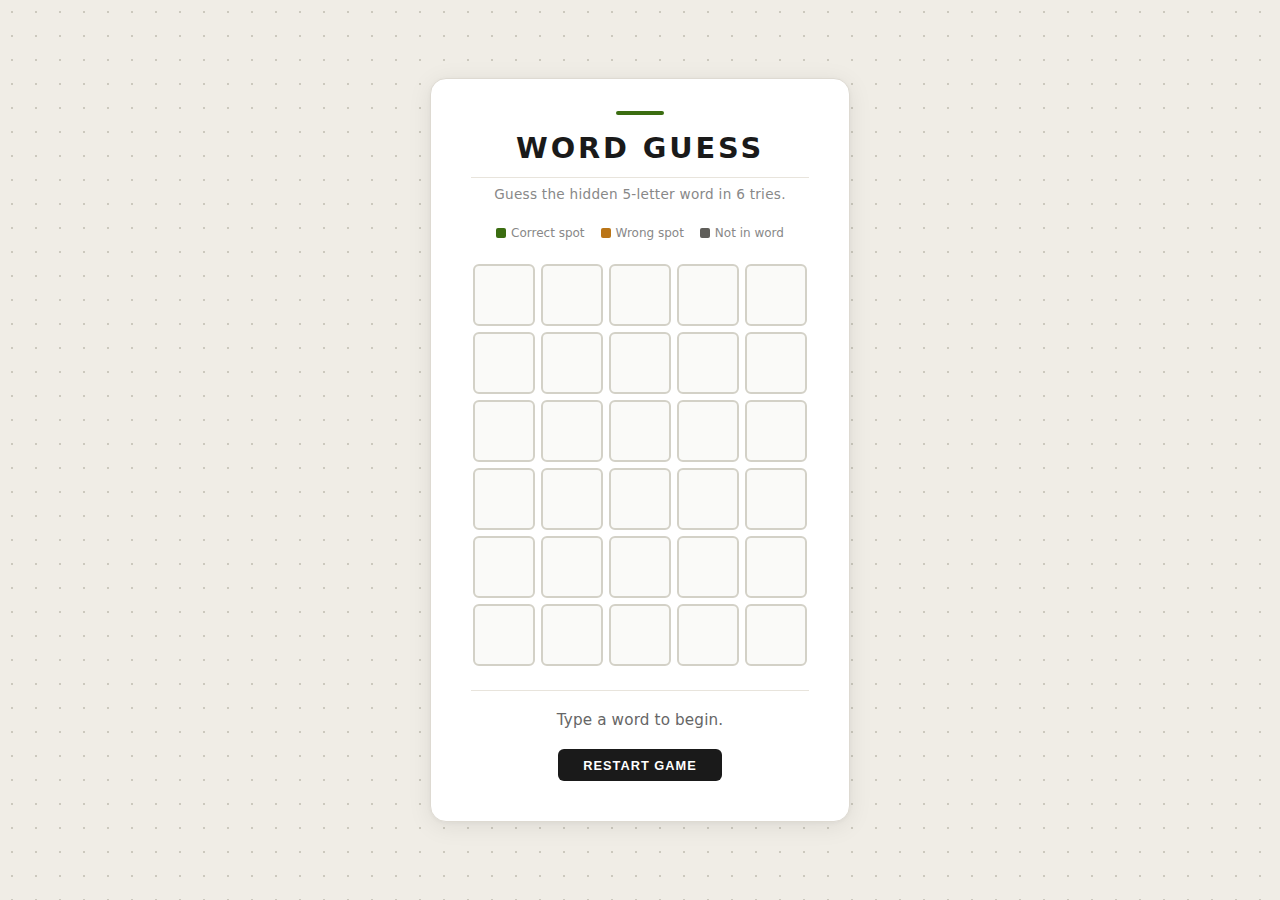
<file: WordleGame.html>
<!DOCTYPE html>
<html lang="en">
<head>
  <meta charset="UTF-8" />
  <meta name="viewport" content="width=device-width, initial-scale=1.0" />
  <title>Word Guess Game</title>
  <link rel="stylesheet" href="WordleGame.css" />
</head>
<body>

  <div class="card">

    <header>
      <h1>Word Guess</h1>
      <p class="subtitle">Guess the hidden 5-letter word in 6 tries.</p>
    </header>

    <div class="legend">
      <div class="legend-item"><div class="legend-dot correct"></div> Correct spot</div>
      <div class="legend-item"><div class="legend-dot present"></div> Wrong spot</div>
      <div class="legend-item"><div class="legend-dot absent"></div> Not in word</div>
    </div>

    <main>
      <div id="board" class="board" aria-label="Game board"></div>
    </main>

    <div class="card-footer">
      <p id="status" class="status" aria-live="polite">Type a word to begin.</p>
      <button id="restart-btn" class="restart-btn">Restart Game</button>
    </div>

  </div>

  <script src="WordleGame.js"></script>
</body>
</html>
</file>
<file: Habit-Tracker/styles.css>
/* =============================================
   styles.css — Habit Tracker
   Self-contained styles. No dependency on
   the main site's styles.css or landing.css.
============================================= */


/* ── CSS Variables (Light Theme — default) ── */
:root,
[data-theme="light"] {
    --bg:           #f0f0ed;
    --bg-surface:   #e4e4e0;
    --bg-card:      #ffffff;
    --border:       #d0cfcb;
    --text:         #1e1e1e;
    --text-muted:   #666666;
    --text-dim:     #aaaaaa;
    --green:        #6BA539;
    --green-dark:   #00573F;
    --warm:         #C49A6C;
    --blue:         #7EB8C9;
    --done-bg:      rgba(107, 165, 57, 0.08);
    --done-border:  rgba(107, 165, 57, 0.4);
    --error:        #cc3333;
    --shadow:       rgba(0, 0, 0, 0.08);
}

/* ── CSS Variables (Dark Theme) ─────────────── */
[data-theme="dark"] {
    --bg:           #171512;
    --bg-surface:   #272320;
    --bg-card:      #38332e;
    --border:       #4a4540;
    --text:         #f0ece6;
    --text-muted:   #a89880;
    --text-dim:     #6a5f52;
    --green:        #7ec44a;
    --green-dark:   #2a7a50;
    --warm:         #d4aa7c;
    --blue:         #8ec8d9;
    --done-bg:      rgba(196, 154, 108, 0.1);
    --done-border:  rgba(196, 154, 108, 0.4);
    --error:        #e06060;
    --shadow:       rgba(0, 0, 0, 0.4);
}


/* ── Reset & Base ────────────────────────────── */
*, *::before, *::after {
    box-sizing: border-box;
}

body {
    font-family: Arial, Helvetica, sans-serif;
    background-color: var(--bg);
    color: var(--text);
    margin: 0;
    padding: 0;
    line-height: 1.6;
    display: flex;
    flex-direction: column;
    min-height: 100vh;
    transition: background-color 0.3s ease, color 0.3s ease;
}

h1, h2, h3 { margin-top: 0; }

h2 {
    color: var(--green);
    border-bottom: 3px solid var(--green-dark);
    padding-bottom: 0.2rem;
    margin-bottom: 1rem;
    font-size: 1.2rem;
}

a {
    color: var(--warm);
    text-decoration: none;
}

a:hover {
    color: var(--green);
}

ul {
    list-style: none;
    padding: 0;
    margin: 0;
}


/* ── Layout ──────────────────────────────────── */
.container {
    max-width: 760px;
    width: 100%;
    margin: 0 auto;
    padding: 1rem 1.25rem 3rem;
}

main {
    flex: 1;
}


/* ── Header — matches main site style ───────── */
header {
    background-color: rgba(0, 0, 0, 0.75);
    border-bottom: 3px solid #6BA539;
    padding: 1.2rem 2rem;
    position: sticky;
    top: 0;
    z-index: 100;
}

.header-inner {
    max-width: 760px;
    margin: 0 auto;
    display: flex;
    align-items: center;
    justify-content: space-between;
    gap: 2rem;
}

.header-brand h1 {
    margin: 0 0 0.1rem 0;
    font-size: 1.4rem;
    color: #ffffff;
}

.brand-link {
    font-size: 0.8rem;
    color: #C49A6C;
    display: block;
    margin-bottom: 0.1rem;
    font-weight: bold;
}

.brand-link:hover {
    color: #6BA539;
}


/* ── Theme Toggle ────────────────────────────── */
.theme-toggle {
    background: transparent;
    border: 1.5px solid #555555;
    border-radius: 50%;
    width: 34px;
    height: 34px;
    display: flex;
    align-items: center;
    justify-content: center;
    cursor: pointer;
    color: #aaaaaa;
    font-size: 1rem;
    transition: border-color 0.2s, color 0.2s;
}

.theme-toggle:hover {
    border-color: #6BA539;
    color: #6BA539;
}


/* ── Summary Bar ─────────────────────────────── */
.summary-bar {
    display: flex;
    flex-direction: column;
    gap: 0.5rem;
    padding: 0.9rem 1rem;
    background-color: var(--bg-card);
    border: 1px solid var(--border);
    border-top: 4px solid var(--green);
    border-radius: 4px;
    margin-bottom: 1.5rem;
    margin-top: 1rem;
    box-shadow: 0 2px 8px var(--shadow);
}

.summary-top {
    display: flex;
    justify-content: space-between;
    align-items: center;
    flex-wrap: wrap;
    gap: 0.5rem;
}

.today-date {
    color: var(--text-muted);
    font-size: 0.88rem;
    margin: 0;
}

.progress-summary {
    font-weight: bold;
    font-size: 0.92rem;
    color: var(--warm);
    margin: 0;
}

.progress-summary.all-done {
    color: var(--green);
}


/* ── Progress Bar ────────────────────────────── */
.progress-bar-wrap {
    display: flex;
    align-items: center;
    gap: 0.6rem;
    margin-top: 0.2rem;
}

.progress-bar-track {
    flex: 1;
    height: 6px;
    background-color: var(--bg-surface);
    border-radius: 99px;
    overflow: hidden;
}

.progress-bar-fill {
    height: 100%;
    width: 0%;
    background-color: var(--warm);
    border-radius: 99px;
    transition: width 0.4s ease, background-color 0.4s ease;
}

.progress-bar-fill.complete {
    background-color: var(--green);
}

.progress-bar-label {
    font-size: 0.78rem;
    color: var(--text-muted);
    min-width: 2.5rem;
    text-align: right;
}


/* ── Add Habit Form ──────────────────────────── */
.add-section {
    background-color: var(--bg-card);
    border: 1px solid var(--border);
    border-top: 4px solid var(--blue);
    border-radius: 4px;
    padding: 1.25rem;
    margin-bottom: 1.5rem;
    box-shadow: 0 2px 8px var(--shadow);
}

.form-row {
    display: flex;
    gap: 0.75rem;
    flex-wrap: wrap;
}

.form-row input {
    flex: 1;
    min-width: 200px;
    padding: 0.55rem 0.75rem;
    background-color: var(--bg);
    border: 1px solid var(--border);
    border-radius: 4px;
    color: var(--text);
    font-size: 0.95rem;
}

.form-row input:focus {
    outline: none;
    border-color: var(--green);
}

.btn {
    background-color: var(--green-dark);
    color: white;
    border: 2px solid var(--green);
    border-radius: 4px;
    padding: 0.55rem 1.25rem;
    font-size: 0.95rem;
    cursor: pointer;
    transition: background-color 0.2s ease;
    white-space: nowrap;
}

.btn:hover {
    background-color: var(--green);
}

.form-error {
    color: var(--error);
    font-size: 0.85rem;
    margin: 0.4rem 0 0;
    min-height: 1.1rem;
}


/* ── Habits Section ──────────────────────────── */
.habits-section {
    margin-bottom: 2rem;
}

.habits-header {
    display: flex;
    align-items: center;
    justify-content: space-between;
    flex-wrap: wrap;
    gap: 0.5rem;
    margin-bottom: 1rem;
}

.habits-header h2 {
    margin-bottom: 0;
    border-bottom: none;
    padding-bottom: 0;
}

.filter-bar {
    display: flex;
    gap: 0.35rem;
}

.filter-btn {
    background: transparent;
    border: 1px solid var(--border);
    border-radius: 3px;
    color: var(--text-muted);
    font-size: 0.8rem;
    padding: 0.25rem 0.65rem;
    cursor: pointer;
    transition: border-color 0.2s ease, color 0.2s ease, background-color 0.2s ease;
}

.filter-btn:hover {
    border-color: var(--green);
    color: var(--green);
}

.filter-btn.active {
    background-color: var(--green-dark);
    border-color: var(--green);
    color: white;
}

.empty-state {
    color: var(--text-dim);
    font-style: italic;
    font-size: 0.9rem;
}


/* ── Individual Habit Item ───────────────────── */
.habit-item {
    background-color: var(--bg-card);
    border: 1px solid var(--border);
    border-left: 4px solid var(--green);
    border-radius: 4px;
    margin-bottom: 0.75rem;
    padding: 0.75rem 1rem;
    box-shadow: 0 2px 6px var(--shadow);
    transition: border-color 0.2s ease, background-color 0.2s ease, box-shadow 0.2s ease;
}

.habit-item:hover {
    box-shadow: 0 4px 12px var(--shadow);
}

.habit-item.is-done {
    background-color: var(--done-bg);
    border-left-color: var(--green);
    border-color: var(--done-border);
}

.habit-main {
    display: flex;
    align-items: center;
    gap: 0.75rem;
}

.check-btn {
    width: 28px;
    height: 28px;
    min-width: 28px;
    border-radius: 50%;
    border: 2px solid var(--border);
    background: transparent;
    color: var(--green);
    font-size: 0.85rem;
    cursor: pointer;
    display: flex;
    align-items: center;
    justify-content: center;
    transition: border-color 0.2s ease, background-color 0.2s ease;
}

.check-btn.checked {
    border-color: var(--green);
    background-color: var(--green);
    color: white;
}

.check-btn:hover {
    border-color: var(--green);
}

.habit-name {
    flex: 1;
    font-size: 0.95rem;
    word-break: break-word;
}

.edit-input {
    padding: 0.2rem 0.4rem;
    font-size: 0.95rem;
    background-color: var(--bg);
    border: 1px solid var(--green);
    border-radius: 3px;
    color: var(--text);
    width: 100%;
}

.edit-input:focus {
    outline: none;
}

.streak-badge {
    font-size: 0.8rem;
    color: var(--warm);
    white-space: nowrap;
    flex-shrink: 0;
}

.habit-actions {
    display: flex;
    gap: 0.35rem;
    flex-shrink: 0;
}

.action-btn {
    background: transparent;
    border: 1px solid var(--border);
    border-radius: 3px;
    color: var(--text-muted);
    font-size: 0.8rem;
    width: 26px;
    height: 26px;
    cursor: pointer;
    display: flex;
    align-items: center;
    justify-content: center;
    transition: border-color 0.2s, color 0.2s;
}

.edit-btn:hover {
    border-color: var(--blue);
    color: var(--blue);
}

.delete-btn:hover {
    border-color: var(--error);
    color: var(--error);
}

.note-row {
    margin-top: 0.6rem;
}

.note-input {
    width: 100%;
    padding: 0.35rem 0.6rem;
    background-color: var(--bg);
    border: 1px solid var(--border);
    border-radius: 3px;
    color: var(--text-muted);
    font-size: 0.82rem;
    transition: border-color 0.2s ease;
}

.note-input:focus {
    outline: none;
    border-color: var(--blue);
    color: var(--text);
}


/* ── Reorder Buttons ─────────────────────────── */
.reorder-btns {
    display: flex;
    flex-direction: column;
    gap: 2px;
    flex-shrink: 0;
}

.reorder-btn {
    background: transparent;
    border: 1px solid var(--border);
    border-radius: 3px;
    color: var(--text-dim);
    font-size: 0.55rem;
    width: 20px;
    height: 16px;
    cursor: pointer;
    display: flex;
    align-items: center;
    justify-content: center;
    padding: 0;
    transition: border-color 0.2s, color 0.2s;
}

.reorder-btn:hover:not(:disabled) {
    border-color: var(--blue);
    color: var(--blue);
}

.reorder-btn:disabled {
    opacity: 0.2;
    cursor: default;
}


/* ── Weekly Grid ─────────────────────────────── */
.weekly-section {
    margin-bottom: 2rem;
}

.muted {
    color: var(--text-muted);
    font-size: 0.88rem;
    margin-top: -0.5rem;
    margin-bottom: 1rem;
}

.weekly-grid {
    display: flex;
    flex-direction: column;
    gap: 0.6rem;
}

.week-row {
    display: flex;
    flex-direction: column;
    gap: 0.4rem;
    background-color: var(--bg-card);
    border: 1px solid var(--border);
    border-radius: 4px;
    padding: 0.7rem 0.75rem;
    box-shadow: 0 2px 6px var(--shadow);
}

.week-label {
    font-size: 0.82rem;
    color: var(--text-muted);
    font-weight: bold;
    white-space: nowrap;
    overflow: hidden;
    text-overflow: ellipsis;
}

.week-cells {
    display: flex;
    gap: 0.35rem;
}

.week-cell {
    flex: 1;
    text-align: center;
    background-color: var(--bg-surface);
    border: 1px solid var(--border);
    border-radius: 3px;
    padding: 0.25rem 0.1rem;
    min-width: 34px;
    cursor: default;
}

.week-cell--today {
    border-color: var(--warm);
}

.week-cell--done {
    background-color: rgba(107, 165, 57, 0.15);
    border-color: var(--green);
}

.week-day {
    display: block;
    font-size: 0.65rem;
    color: var(--text-dim);
    margin-bottom: 0.15rem;
}

.week-dot {
    display: block;
    font-size: 0.75rem;
    color: var(--green);
    font-weight: bold;
    min-height: 1rem;
}


/* ── Footer — matches main site ─────────────── */
footer {
    background-color: #111111;
    border-top: 1px solid #1e1e1e;
    text-align: center;
    padding: 0.75rem 1rem;
    font-size: 0.85rem;
    color: #aaaaaa;
}

footer a {
    color: #C49A6C;
}

footer a:hover {
    color: #6BA539;
}


/* ── Responsive ──────────────────────────────── */
@media (max-width: 600px) {

    .summary-top {
        flex-direction: column;
        align-items: flex-start;
    }

    .week-cells {
        gap: 0.2rem;
    }

    .week-cell {
        min-width: 28px;
    }
}
</file>
<file: styles.css>
*, *::before, *::after {
    box-sizing: border-box;
}

:root {
    --color-primary: #00573F;
    --color-accent:  #6BA539;
    --color-warm:    #C49A6C;
    --color-bg:      #1a1a1a;
    --color-surface: #FFFFFF;
    --color-text:    #333333;
    --color-border:  #CCCCCC;
    --space-1:       0.5rem;
    --space-2:       1rem;
    --space-3:       2rem;
    --max-width:     900px;
    --radius:        4px;
    --shadow-card:   0 2px 6px rgba(0, 0, 0, 0.15);
}


body {
    font-family: Arial, Helvetica, sans-serif;
    margin: 0;
    padding: 0;
    background-color: #1a1a1a;
    color: #eeeeee;
    line-height: 1.6;
    display: flex;
    flex-direction: column;
    min-height: 100vh;
}

main {
    flex: 1;
    display: flex;
    flex-direction: column;
    width: 100%;
    box-sizing: border-box;
}

h1 { font-size: 2rem; }
h2 { font-size: 1.5rem; }
h3 { font-size: 1.2rem; }

img {
    max-width: 100%;
    height: auto;
    display: block;
}

a {
    color: #C49A6C;
    text-decoration: none;
}

a:hover {
    color: #6BA539;
}


/* UTILITY CLASSES */

.container {
    max-width: 900px;
    width: 100%;
    margin-left: auto;
    margin-right: auto;
    padding: 0.5rem 1rem;
}

.muted {
    color: #aaaaaa;
    font-size: 0.9rem;
}

.btn {
    display: inline-block;
    background-color: #00573F;
    color: white;
    padding: 0.6rem 1.5rem;
    border: 2px solid #6BA539;
    border-radius: 4px;
    font-size: 1rem;
    cursor: pointer;
    text-decoration: none;
    transition: background-color 0.2s ease, color 0.2s ease;
}

.btn:hover {
    background-color: #6BA539;
    color: white;
}


/* HEADER & NAVIGATION */

header {
    background-color: rgba(0, 0, 0, 0.75);
    padding: 1.2rem 2rem;
    position: sticky;
    top: 0;
    z-index: 100;
}

.header-inner {
    max-width: 900px;
    margin: 0 auto;
    display: flex;
    align-items: center;
    justify-content: space-between;
    gap: 2rem;
}

.header-brand h1 {
    color: white;
    font-size: 1.4rem;
    margin: 0 0 0.1rem 0;
}

.header-brand p {
    color: #C49A6C;
    font-size: 0.8rem;
    margin: 0;
}

nav ul {
    list-style: none;
    padding: 0;
    margin: 0;
    display: flex;
    gap: 1.5rem;
    flex-wrap: wrap;
}

nav a {
    color: #C49A6C;
    text-decoration: none;
    font-weight: bold;
    font-size: 0.95rem;
}

nav a:hover {
    color: #6BA539;
}

nav a[aria-current="page"] {
    color: white;
    border-bottom: 2px solid #6BA539;
    padding-bottom: 2px;
}


/* HERO */

.hero {
    position: relative;
    background-image: url('images/Hero-Image_DataAnalytics.webp');
    background-size: cover;
    background-position: center;
    min-height: 52vh;
    display: flex;
    align-items: center;
    width: 100vw;
    margin-left: calc(-50vw + 50%);
    margin-right: calc(-50vw + 50%);
    margin-top: 4rem;
}

.hero::before {
    content: '';
    position: absolute;
    inset: 0;
    background-color: rgba(0, 0, 0, 0.45);
}

.hero-content {
    position: relative;
    z-index: 1;
    padding: 2rem 2rem;
    max-width: 680px;
    margin-left: 10%;
    margin-bottom: 7%;
}

.hero-content h2 {
    font-size: 3rem;
    color: white;
    border-bottom: none;
    margin-bottom: 0.5rem;
    line-height: 1.2;
}

.hero-content .role {
    color: #C49A6C;
    font-size: 1.2rem;
    font-weight: bold;
    margin-bottom: 0.5rem;
}

.hero-content .tagline {
    color: #7EB8C9;
    font-size: 1.15rem;
    font-weight: bold;
    margin-bottom: 1rem;
    display: block;
    letter-spacing: 0.02em;
    max-width: 640px;
}

.hero-content p {
    color: #dddddd;
    font-size: 1rem;
    margin-bottom: 1.5rem;
    max-width: 620px;
}


/* MAIN & SECTIONS */


section {
    margin-bottom: 0.5rem;
}

section h2 {
    color: #6BA539;
    border-bottom: 3px solid #00573F;
    padding-bottom: 0.2rem;
    margin-bottom: 0.5rem;
    margin-top: 0;
}


/* EXPLORE CARDS */

.explore {
    display: flex;
    gap: 1rem;
    flex-wrap: wrap;
}

.explore h2 {
    width: 100%;
}

.explore article {
    flex: 1;
    min-width: 200px;
    margin-bottom: 0.5rem;
}

.explore article p {
    font-size: 0.9rem;
    margin-bottom: 0.5rem;
}

.card-icon {
    font-size: 1.8rem;
    display: block;
    margin-bottom: 0.5rem;
    color: #6BA539;
    line-height: 1;
}


/* ARTICLE / PROJECT CARDS */

article {
    background: #2a2a2a;
    padding: 0.5rem 1rem;
    margin-bottom: 1.5rem;
    border-left: 5px solid #6BA539;
    border-radius: 4px;
    box-shadow: 0 2px 8px rgba(0, 0, 0, 0.3);
    color: #eeeeee;
}

article h3 {
    margin-top: 0;
    margin-bottom: 0.25rem;
    color: #6BA539;
}

article a {
    color: #C49A6C;
}

article a:hover {
    color: #6BA539;
}


/* ABOUT PAGE */

.two-col {
    display: flex;
    gap: 2rem;
    align-items: flex-start;
}

.col-main {
    flex: 2;
}

.col-side {
    flex: 1;
    background-color: #1e1e1e;
    border-top: 4px solid #6BA539;
    border-radius: 4px;
    padding: 1rem;
    box-shadow: 0 4px 12px rgba(0, 0, 0, 0.4);
    margin-top: 5rem;
}

.col-side h2 {
    margin-top: 0;
}

.skills-list {
    list-style: none;
    padding: 0;
    margin: 0;
}

.skills-list li {
    padding: 0.4rem 0;
    border-bottom: 1px solid #333333;
    color: #eeeeee;
    font-size: 0.95rem;
}

.skills-list li:last-child {
    border-bottom: none;
}

.skills-list li::before {
    content: '▸ ';
    color: #6BA539;
}

.about-container {
    display: flex;
    align-items: flex-start;
    gap: 1.5rem;
}

.headshot-wrap {
    display: flex;
    flex-direction: column;
    align-items: center;
    flex-shrink: 0;
    gap: 0.75rem;
    max-width: 200px;
    text-align: center;
    margin-top: 3rem;
}

.about-container img {
    border-radius: 6px;
    flex-shrink: 0;
    width: 200px;
    border: 3px solid #6BA539;
    box-shadow: 0 4px 16px rgba(107, 165, 57, 0.25);
}

.about-text {
    flex: 1;
}

.about-text p:first-child {
    font-size: 1.05rem;
    color: #eeeeee;
    border-left: 3px solid #7EB8C9;
    padding-left: 0.75rem;
}


/* SECTION ALTERNATING BACKGROUNDS */

.section-alt {
    background-color: #1e1e1e;
    border-radius: 4px;
    padding: 1.5rem;
    margin-left: -1rem;
    margin-right: -1rem;
    border-top: 1px solid #333333;
    border-bottom: 1px solid #333333;
}

.section-divider {
    border: none;
    border-top: 2px solid #2a2a2a;
    margin: 0;
}


/* TIMELINE */

.timeline {
    display: flex;
    flex-wrap: wrap;
    gap: 0;
    position: relative;
    padding: 2rem 0 1rem;
    align-items: flex-end;
}

.timeline::before {
    content: '';
    position: absolute;
    top: 2.4rem;
    left: 7%;
    right: 7%;
    height: 3px;
    background: linear-gradient(to right, #6BA539, #7EB8C9, #C49A6C);
    z-index: 0;
}

.timeline-item {
    flex: 1;
    min-width: 100px;
    display: flex;
    flex-direction: column;
    align-items: center;
    text-align: center;
    position: relative;
    z-index: 1;
}

.timeline-dot {
    width: 16px;
    height: 16px;
    background-color: #6BA539;
    border: 3px solid #1a1a1a;
    border-radius: 50%;
    margin-bottom: 0.75rem;
    flex-shrink: 0;
    box-shadow: 0 0 6px rgba(107, 165, 57, 0.5);
}

.timeline-current .timeline-dot {
    background-color: #C49A6C;
    width: 22px;
    height: 22px;
    box-shadow: 0 0 12px rgba(196, 154, 108, 0.7);
}

.timeline-content {
    background-color: #2a2a2a;
    border-radius: 4px;
    padding: 0.4rem 0.5rem;
    width: 90%;
}

.timeline-item:nth-child(1) .timeline-content { min-height: 36px; font-size: 0.75rem; }
.timeline-item:nth-child(2) .timeline-content { min-height: 44px; font-size: 0.78rem; }
.timeline-item:nth-child(3) .timeline-content { min-height: 52px; font-size: 0.8rem; }
.timeline-item:nth-child(4) .timeline-content { min-height: 60px; font-size: 0.82rem; }
.timeline-item:nth-child(5) .timeline-content { min-height: 68px; font-size: 0.84rem; }
.timeline-item:nth-child(6) .timeline-content { min-height: 76px; font-size: 0.86rem; }
.timeline-item:nth-child(7) .timeline-content { min-height: 88px; font-size: 0.88rem; }

.timeline-content h3 {
    font-size: 0.8rem;
    color: #eeeeee;
    margin: 0 0 0.15rem 0;
}

.timeline-current .timeline-content {
    border-top: 2px solid #C49A6C;
}

.timeline-current .timeline-content h3 {
    color: #C49A6C;
}

.timeline-content p {
    font-size: 0.72rem;
    color: #aaaaaa;
    margin: 0;
}


/* QUOTE FULL WIDTH */

.section-quote {
    text-align: center;
    padding: 2.5rem 2rem;
    background: linear-gradient(135deg, #1e1e1e 0%, #222222 100%);
    border-top: 3px solid #C49A6C;
    border-bottom: 3px solid #C49A6C;
}

.quote-large p {
    font-size: 1.6rem;
    font-style: italic;
    color: #eeeeee;
    margin-bottom: 0.75rem;
    line-height: 1.4;
}

.quote-large cite {
    font-size: 1rem;
    color: #C49A6C;
}


/* GOALS GRID */

.goals-grid {
    display: flex;
    gap: 1rem;
    flex-wrap: wrap;
}

.goal-card {
    flex: 1;
    min-width: 200px;
    background: #2a2a2a;
    border-left: none;
    border-radius: 4px;
    padding: 1rem;
    box-shadow: 0 2px 8px rgba(0, 0, 0, 0.3);
    text-align: center;
}

.goal-card:nth-child(1) { border-top: 4px solid #6BA539; }
.goal-card:nth-child(2) { border-top: 4px solid #7EB8C9; }
.goal-card:nth-child(3) { border-top: 4px solid #C49A6C; }

.goal-card:nth-child(1) h3 { color: #6BA539; }
.goal-card:nth-child(2) h3 { color: #7EB8C9; }
.goal-card:nth-child(3) h3 { color: #C49A6C; }

.goal-icon {
    font-size: 2rem;
    display: block;
    margin-bottom: 0.5rem;
    color: #6BA539;
    line-height: 1;
}

.goal-card h3 {
    margin-top: 0;
    margin-bottom: 0.5rem;
}


/* HOBBIES */

.hobbies-grid {
    display: flex;
    flex-wrap: wrap;
    gap: 1rem;
}

.hobby-item {
    background-color: #2a2a2a;
    border-top: 4px solid #6BA539;
    border-radius: 4px;
    padding: 1rem;
    text-align: center;
    min-width: 100px;
    flex: 1;
    box-shadow: 0 2px 6px rgba(0, 0, 0, 0.3);
    transition: transform 0.2s ease, box-shadow 0.2s ease;
    cursor: default;
}

.hobby-item:hover {
    transform: translateY(-4px);
    box-shadow: 0 6px 16px rgba(0, 0, 0, 0.4);
}

.hobby-item:nth-child(2n) { border-top-color: #7EB8C9; }
.hobby-item:nth-child(3n) { border-top-color: #C49A6C; }

.hobby-item .hobby-icon {
    font-size: 2rem;
    display: block;
    margin-bottom: 0.5rem;
    color: #6BA539;
    line-height: 1;
}

.hobby-item p {
    font-weight: bold;
    color: #C49A6C;
    margin: 0;
    font-size: 0.9rem;
}


/* BLOCKQUOTE */

blockquote {
    background-color: #2a2a2a;
    border-left: 5px solid #00573F;
    border-radius: 4px;
    padding: 1rem 1.5rem;
    margin: 0;
    box-shadow: 0 2px 6px rgba(0, 0, 0, 0.3);
}

blockquote p {
    font-size: 1.1rem;
    font-style: italic;
    color: #eeeeee;
    margin-bottom: 0.5rem;
}

blockquote cite {
    font-size: 0.9rem;
    color: #aaaaaa;
}


/* EMBED */

.embed-container {
    position: relative;
    padding-bottom: 56.25%;
    height: 0;
    overflow: hidden;
    border-radius: 4px;
    border: 2px solid #333333;
    box-shadow: 0 2px 12px rgba(0, 0, 0, 0.6);
}

.embed-container iframe {
    position: absolute;
    top: 0;
    left: 0;
    width: 100%;
    height: 100%;
    border: 0;
}


/* FORM */

form {
    display: flex;
    flex-direction: column;
    gap: 0.75rem;
}

label {
    font-weight: bold;
    color: #6BA539;
}

input, textarea, select {
    padding: 0.5rem;
    border: 1px solid #444444;
    border-radius: 4px;
    font-size: 1rem;
    width: 100%;
    background-color: #2a2a2a;
    color: #eeeeee;
}

input:focus, textarea:focus, select:focus {
    outline: none;
    border-color: #6BA539;
}

textarea {
    min-height: 130px;
    resize: vertical;
}

fieldset {
    border: 1px solid #444444;
    padding: 1rem;
    border-radius: 4px;
}

legend {
    font-weight: bold;
    color: #6BA539;
    padding: 0 0.5rem;
}

.radio-group {
    display: flex;
    flex-direction: column;
    gap: 0.5rem;
    margin-top: 0.5rem;
}

.radio-group label {
    display: flex;
    align-items: center;
    gap: 0.5rem;
    font-weight: normal;
    cursor: pointer;
}

.radio-group input[type="radio"] {
    width: auto;
}

button {
    background-color: #00573F;
    color: white;
    padding: 0.7rem;
    border: 2px solid #6BA539;
    border-radius: 4px;
    cursor: pointer;
    font-size: 1rem;
}

button:hover {
    background-color: #6BA539;
}


/* FOOTER */

footer {
    background-color: #111111;
    color: #aaaaaa;
    text-align: center;
    padding: 0.75rem 1rem;
    margin-top: auto;
    width: 100%;
}

footer a {
    color: #C49A6C;
    text-decoration: none;
}

footer a:hover {
    color: #6BA539;
}


/* PROJECTS PAGE */

.project-featured {
    background-color: #1e1e1e;
    border-radius: 4px;
    padding: 1.5rem;
    margin-left: -1rem;
    margin-right: -1rem;
    border-top: 1px solid #333333;
    border-bottom: 1px solid #333333;
    margin-bottom: 2rem;
}

.project-header {
    margin-bottom: 1.5rem;
    padding-bottom: 1rem;
    border-bottom: 1px solid #333333;
}

.project-header h2 {
    margin-top: 0;
    margin-bottom: 0.25rem;
}

.project-meta {
    margin: 0;
}

.project-body {
    display: flex;
    flex-direction: column;
    gap: 1rem;
    margin-bottom: 1.5rem;
}

.project-embed-full {
    background-color: #242424;
    border: 1px solid #333333;
    border-radius: 6px;
    padding: 1.25rem;
    box-shadow: 0 4px 16px rgba(0, 0, 0, 0.5);
    margin-top: 0.5rem;
}

.project-embed-full h3 {
    color: #6BA539;
    margin-top: 0;
    margin-bottom: 0.25rem;
    font-size: 1rem;
}

.embed-label {
    color: #aaaaaa;
    font-size: 0.8rem;
    margin-bottom: 0.75rem;
    display: block;
}

.case-study-block {
    margin-bottom: 1rem;
    padding: 1rem;
    background-color: #242424;
    border-radius: 4px;
    border-left: 3px solid #2a2a2a;
}

.case-study-block:nth-child(1) { border-left-color: #6BA539; }
.case-study-block:nth-child(2) { border-left-color: #7EB8C9; }
.case-study-block:nth-child(3) { border-left-color: #C49A6C; }

.case-study-block h3 {
    margin-top: 0;
    margin-bottom: 0.4rem;
    font-size: 1rem;
}

.case-study-block:nth-child(1) h3 { color: #6BA539; }
.case-study-block:nth-child(2) h3 { color: #7EB8C9; }
.case-study-block:nth-child(3) h3 { color: #C49A6C; }

.project-list {
    padding-left: 1.25rem;
    margin: 0.5rem 0 0 0;
}

.project-list li {
    margin-bottom: 0.4rem;
    color: #dddddd;
    font-size: 0.95rem;
}

.project-card-light {
    background: #1e1e1e;
    border-radius: 4px;
    padding: 1.5rem;
    display: flex;
    gap: 1.5rem;
    align-items: flex-start;
    box-shadow: 0 2px 8px rgba(0, 0, 0, 0.3);
    border-top: 4px solid #7EB8C9;
}

.project-card-icon {
    font-size: 3rem;
    flex-shrink: 0;
    padding-top: 0.25rem;
}

.project-card-body p {
    margin-top: 0;
    margin-bottom: 0.75rem;
}

.project-card-body p:last-child {
    margin-bottom: 0;
}


/* CONTACT PAGE */

.centered-main {
    flex: 1;
    display: flex;
    flex-direction: column;
    justify-content: center;
}

.contact-layout {
    display: flex;
    gap: 2rem;
    align-items: flex-start;
    max-width: 1100px;
    width: 100%;
    margin-left: auto;
    margin-right: auto;
    padding: 2rem 2rem 3rem 2rem;
}

.contact-form-wrap {
    flex: 2;
    display: flex;
    flex-direction: column;
    align-items: center;
}

.contact-form-wrap form {
    width: 100%;
}

.contact-sidebar {
    flex: 1;
    display: flex;
    flex-direction: column;
    gap: 1rem;
    position: sticky;
    top: 5rem;
    min-width: 220px;
}

.contact-info-card {
    background-color: #1e1e1e;
    border-top: 4px solid #6BA539;
    border-radius: 4px;
    padding: 1.25rem;
    box-shadow: 0 4px 12px rgba(0, 0, 0, 0.4);
}

.contact-info-card h3 {
    color: #6BA539;
    margin-top: 0;
    margin-bottom: 1rem;
}

.contact-detail {
    display: flex;
    align-items: flex-start;
    gap: 0.75rem;
    margin-bottom: 1.25rem;
    padding-bottom: 1.25rem;
    border-bottom: 1px solid #333333;
}

.contact-detail:last-child {
    margin-bottom: 0;
    padding-bottom: 0;
    border-bottom: none;
}

.contact-icon {
    font-size: 1.3rem;
    color: #6BA539;
    flex-shrink: 0;
    line-height: 1.4;
}

.contact-label {
    margin: 0 0 0.15rem 0;
}

.contact-detail a {
    color: #C49A6C;
    font-size: 0.9rem;
    word-break: break-all;
}

.contact-detail a:hover {
    color: #6BA539;
}

.contact-note {
    background-color: #2a2a2a;
    border-left: 3px solid #7EB8C9;
    border-radius: 4px;
    padding: 1rem;
    font-size: 0.9rem;
    color: #aaaaaa;
}

.contact-note p {
    margin: 0;
}

.required {
    color: #C49A6C;
    font-size: 0.85rem;
}


/* RESPONSIVE */

@media (max-width: 600px) {
    .project-body {
        flex-direction: column;
    }

    .project-main-col,
    .project-side-col {
        flex: 1;
        width: 100%;
    }

    .contact-layout {
        flex-direction: column;
    }

    .header-inner {
        flex-direction: column;
        align-items: flex-start;
        gap: 0.75rem;
    }

    .hero-content h2 {
        font-size: 2rem;
    }

    .two-col {
        flex-direction: column;
    }

    .goals-grid {
        flex-direction: column;
    }

    .timeline {
        flex-direction: column;
        align-items: flex-start;
    }

    .timeline::before {
        display: none;
    }

    .timeline-item {
        flex-direction: row;
        align-items: center;
        gap: 1rem;
        text-align: left;
    }

    .about-container {
        flex-direction: column;
        align-items: center;
    }

    .about-container img {
        width: 160px;
    }

    .explore {
        flex-direction: column;
    }

    .project-body {
        flex-direction: column;
    }

    nav ul {
        gap: 0.75rem;
    }
}
</file>
<file: API-Search.css>
/* ---------- CSS Variables ---------- */
:root {
  --cream:        #f4f2ed;
  --ink:          #1e2118;
  --green:        #639922;
  --green-dark:   #3b6d11;
  --green-light:  #eaf3de;
  --green-mid:    #c0dd97;
  --stone:        #888780;
  --stone-light:  #f1efe8;
  --stone-mid:    #d3d1c7;
  --muted:        #6b6a63;
  --card-bg:      #ffffff;
  --border:       #dddbd3;
  --shadow:       0 4px 24px rgba(30, 33, 24, 0.07);
  --shadow-hover: 0 8px 36px rgba(30, 33, 24, 0.13);
  --radius:       12px;
  --font-display: 'Playfair Display', Georgia, serif;
  --font-body:    'DM Sans', system-ui, sans-serif;
  --transition:   0.22s ease;
}

/* ---------- Reset & Base ---------- */
*, *::before, *::after { box-sizing: border-box; margin: 0; padding: 0; }

html { scroll-behavior: smooth; }

body {
  font-family: var(--font-body);
  background-color: var(--cream);
  color: var(--ink);
  min-height: 100vh;
  line-height: 1.6;
}

a {
  color: var(--green-dark);
  text-decoration: underline;
  text-underline-offset: 3px;
}
a:hover { color: var(--green); }

/* ---------- Page Wrapper ---------- */
.page-wrapper {
  max-width: 1100px;
  margin: 0 auto;
  padding: 0 24px 60px;
}

.page-wrapper::before,
.page-wrapper::after {
  content: '';
  display: block;
  height: 6px;
  background: linear-gradient(90deg, transparent, var(--green-mid), var(--green), var(--green-mid), transparent);
  opacity: 0.6;
}

.page-wrapper::before { border-radius: 0 0 6px 6px; }
.page-wrapper::after  { border-radius: 6px 6px 0 0; margin-top: 40px; }

/* ---------- Header ---------- */
.site-header {
  position: relative;
  padding: 64px 0 48px;
  overflow: hidden;
}

.header-inner {
  position: relative;
  z-index: 2;
}

.header-label {
  display: inline-block;
  font-family: var(--font-body);
  font-size: 0.7rem;
  font-weight: 500;
  letter-spacing: 0.2em;
  text-transform: uppercase;
  color: var(--green-dark);
  background: var(--green-light);
  padding: 4px 12px;
  border-radius: 99px;
  margin-bottom: 16px;
}

.site-title {
  font-family: var(--font-display);
  font-size: clamp(2.4rem, 6vw, 4.2rem);
  font-weight: 700;
  line-height: 1.1;
  color: var(--ink);
  margin-bottom: 16px;
}

.site-title em {
  font-style: italic;
  color: var(--green-dark);
}

.site-desc {
  font-size: 1.05rem;
  color: var(--muted);
  max-width: 520px;
  font-weight: 300;
}

.header-bg-text {
  position: absolute;
  right: -20px;
  top: 10px;
  font-family: var(--font-display);
  font-size: clamp(7rem, 20vw, 14rem);
  font-weight: 700;
  color: var(--green-mid);
  letter-spacing: -0.04em;
  line-height: 1;
  user-select: none;
  pointer-events: none;
  opacity: 0.9;
  z-index: 1;
}

/* ---------- Main Content Area ---------- */
.main-content {
  background: var(--card-bg);
  border: 1px solid var(--border);
  border-radius: 16px;
  padding: 48px 44px 52px;
  box-shadow: 0 8px 48px rgba(30, 33, 24, 0.06), 0 2px 8px rgba(30, 33, 24, 0.04);
  position: relative;
}

.main-content::before {
  content: '';
  position: absolute;
  top: 0; left: 10%; right: 10%;
  height: 4px;
  background: linear-gradient(90deg, transparent, var(--green-mid), var(--green), var(--green-mid), transparent);
  border-radius: 0 0 4px 4px;
  opacity: 0.7;
}

/* ---------- Search Section ---------- */
.search-section {
  margin-bottom: 32px;
}

.search-bar {
  display: flex;
  gap: 0;
  max-width: 620px;
  border: 2px solid var(--border);
  border-radius: var(--radius);
  background: var(--card-bg);
  box-shadow: var(--shadow);
  overflow: hidden;
  transition: border-color var(--transition), box-shadow var(--transition);
}

.search-bar:focus-within {
  border-color: var(--green);
  box-shadow: 0 0 0 4px rgba(99, 153, 34, 0.12);
}

.search-input {
  flex: 1;
  border: none;
  outline: none;
  padding: 16px 20px;
  font-family: var(--font-body);
  font-size: 1rem;
  color: var(--ink);
  background: transparent;
}

.search-input::placeholder { color: #b0aea6; }

.search-btn {
  display: flex;
  align-items: center;
  gap: 8px;
  padding: 14px 24px;
  background: var(--green-dark);
  color: #fff;
  border: none;
  cursor: pointer;
  font-family: var(--font-body);
  font-size: 0.95rem;
  font-weight: 500;
  transition: background var(--transition), transform var(--transition);
  white-space: nowrap;
}

.search-btn:hover  { background: var(--green); }
.search-btn:active { transform: scale(0.97); }

.btn-icon {
  width: 17px;
  height: 17px;
  flex-shrink: 0;
}

/* ---------- Status Message ---------- */
.status-message {
  font-size: 0.9rem;
  color: var(--muted);
  min-height: 24px;
  margin-bottom: 8px;
  transition: color var(--transition);
}

.status-message.is-error {
  color: #b03a2e;
  font-weight: 500;
}

.status-message.is-loading {
  display: flex;
  align-items: center;
  gap: 10px;
  color: var(--muted);
}

/* Spinner */
.spinner {
  width: 16px;
  height: 16px;
  border: 2px solid var(--stone-mid);
  border-top-color: var(--green);
  border-radius: 50%;
  animation: spin 0.7s linear infinite;
  flex-shrink: 0;
}

@keyframes spin { to { transform: rotate(360deg); } }

/* ---------- Results Grid ---------- */
.results-grid {
  display: grid;
  grid-template-columns: repeat(auto-fill, minmax(280px, 1fr));
  gap: 24px;
}

/* ---------- Meal Card ---------- */
.meal-card {
  background: var(--card-bg);
  border: 1px solid var(--border);
  border-radius: var(--radius);
  overflow: hidden;
  box-shadow: var(--shadow);
  transition: transform var(--transition), box-shadow var(--transition);
  display: flex;
  flex-direction: column;
  animation: fadeUp 0.35s ease both;
}

.meal-card:hover {
  transform: translateY(-4px);
  box-shadow: var(--shadow-hover);
}

@keyframes fadeUp {
  from { opacity: 0; transform: translateY(18px); }
  to   { opacity: 1; transform: translateY(0); }
}

/* Stagger cards */
.meal-card:nth-child(1)  { animation-delay: 0.04s; }
.meal-card:nth-child(2)  { animation-delay: 0.08s; }
.meal-card:nth-child(3)  { animation-delay: 0.12s; }
.meal-card:nth-child(4)  { animation-delay: 0.16s; }
.meal-card:nth-child(5)  { animation-delay: 0.20s; }
.meal-card:nth-child(6)  { animation-delay: 0.24s; }
.meal-card:nth-child(n+7){ animation-delay: 0.28s; }

.meal-card__image-wrap {
  position: relative;
  overflow: hidden;
  aspect-ratio: 16/10;
  background: var(--green-light);
}

.meal-card__img {
  width: 100%;
  height: 100%;
  object-fit: cover;
  display: block;
  transition: transform 0.4s ease;
}

.meal-card:hover .meal-card__img { transform: scale(1.04); }

.meal-card__badge {
  position: absolute;
  top: 10px;
  left: 10px;
  background: rgba(30, 33, 24, 0.68);
  color: #fff;
  font-size: 0.68rem;
  font-weight: 500;
  letter-spacing: 0.08em;
  text-transform: uppercase;
  padding: 4px 9px;
  border-radius: 4px;
  backdrop-filter: blur(4px);
}

.meal-card__body {
  padding: 18px 20px 20px;
  flex: 1;
  display: flex;
  flex-direction: column;
  gap: 8px;
}

.meal-card__title {
  font-family: var(--font-display);
  font-size: 1.15rem;
  font-weight: 700;
  line-height: 1.25;
  color: var(--ink);
}

.meal-card__meta {
  display: flex;
  flex-wrap: wrap;
  gap: 6px;
  margin-top: 2px;
}

.meta-tag {
  font-size: 0.75rem;
  font-weight: 500;
  color: var(--green-dark);
  background: var(--green-light);
  padding: 3px 9px;
  border-radius: 99px;
}

.meal-card__source {
  margin-top: auto;
  padding-top: 12px;
  border-top: 1px solid var(--border);
  font-size: 0.78rem;
  color: var(--muted);
}

.meal-card__source a { font-weight: 500; }

/* ---------- Footer ---------- */
.site-footer {
  margin-top: 60px;
  padding-top: 20px;
  border-top: 1px solid var(--border);
  font-size: 0.82rem;
  color: var(--muted);
  text-align: center;
}

/* ---------- Responsive ---------- */
@media (max-width: 500px) {
  .site-header  { padding: 40px 0 32px; }
  .search-bar   { flex-direction: column; border-radius: var(--radius); }
  .search-btn   { justify-content: center; border-radius: 0; }
  .header-bg-text { opacity: 0.3; }
  .main-content { padding: 28px 20px 32px; }
}
</file>
<file: Web Scripting/CSS/styles.css>
*, *::before, *::after {
    box-sizing: border-box;
}

:root {
    --color-primary: #00573F;
    --color-accent:  #6BA539;
    --color-warm:    #C49A6C;
    --color-bg:      #1a1a1a;
    --color-surface: #FFFFFF;
    --color-text:    #333333;
    --color-border:  #CCCCCC;
    --space-1:       0.5rem;
    --space-2:       1rem;
    --space-3:       2rem;
    --max-width:     900px;
    --radius:        4px;
    --shadow-card:   0 2px 6px rgba(0, 0, 0, 0.15);
}


body {
    font-family: Arial, Helvetica, sans-serif;
    margin: 0;
    padding: 0;
    background-color: #1a1a1a;
    color: #eeeeee;
    line-height: 1.6;
    display: flex;
    flex-direction: column;
    min-height: 100vh;
}

main {
    flex: 1;
    display: flex;
    flex-direction: column;
    width: 100%;
    box-sizing: border-box;
}

h1 { font-size: 2rem; }
h2 { font-size: 1.5rem; }
h3 { font-size: 1.2rem; }

img {
    max-width: 100%;
    height: auto;
    display: block;
}

a {
    color: #C49A6C;
    text-decoration: none;
}

a:hover {
    color: #6BA539;
}


/* UTILITY CLASSES */

.container {
    max-width: 900px;
    width: 100%;
    margin-left: auto;
    margin-right: auto;
    padding: 0.5rem 1rem;
}

.muted {
    color: #aaaaaa;
    font-size: 0.9rem;
}

.btn {
    display: inline-block;
    background-color: #00573F;
    color: white;
    padding: 0.6rem 1.5rem;
    border: 2px solid #6BA539;
    border-radius: 4px;
    font-size: 1rem;
    cursor: pointer;
    text-decoration: none;
    transition: background-color 0.2s ease, color 0.2s ease;
}

.btn:hover {
    background-color: #6BA539;
    color: white;
}


/* HEADER & NAVIGATION */

header {
    background-color: rgba(0, 0, 0, 0.75);
    padding: 1.2rem 2rem;
    position: sticky;
    top: 0;
    z-index: 100;
}

.header-inner {
    max-width: 900px;
    margin: 0 auto;
    display: flex;
    align-items: center;
    justify-content: space-between;
    gap: 2rem;
}

.header-brand h1 {
    color: white;
    font-size: 1.4rem;
    margin: 0 0 0.1rem 0;
}

.header-brand p {
    color: #C49A6C;
    font-size: 0.8rem;
    margin: 0;
}

nav ul {
    list-style: none;
    padding: 0;
    margin: 0;
    display: flex;
    gap: 1.5rem;
    flex-wrap: wrap;
}

nav a {
    color: #C49A6C;
    text-decoration: none;
    font-weight: bold;
    font-size: 0.95rem;
}

nav a:hover {
    color: #6BA539;
}

nav a[aria-current="page"] {
    color: white;
    border-bottom: 2px solid #6BA539;
    padding-bottom: 2px;
}


/* HERO */

.hero {
    position: relative;
    background-image: url('images/Hero-Image_DataAnalytics.webp');
    background-size: cover;
    background-position: center;
    min-height: 52vh;
    display: flex;
    align-items: center;
    width: 100vw;
    margin-left: calc(-50vw + 50%);
    margin-right: calc(-50vw + 50%);
    margin-top: 4rem;
}

.hero::before {
    content: '';
    position: absolute;
    inset: 0;
    background-color: rgba(0, 0, 0, 0.45);
}

.hero-content {
    position: relative;
    z-index: 1;
    padding: 2rem 2rem;
    max-width: 680px;
    margin-left: 10%;
    margin-bottom: 7%;
}

.hero-content h2 {
    font-size: 3rem;
    color: white;
    border-bottom: none;
    margin-bottom: 0.5rem;
    line-height: 1.2;
}

.hero-content .role {
    color: #C49A6C;
    font-size: 1.2rem;
    font-weight: bold;
    margin-bottom: 0.5rem;
}

.hero-content .tagline {
    color: #7EB8C9;
    font-size: 1.15rem;
    font-weight: bold;
    margin-bottom: 1rem;
    display: block;
    letter-spacing: 0.02em;
    max-width: 640px;
}

.hero-content p {
    color: #dddddd;
    font-size: 1rem;
    margin-bottom: 1.5rem;
    max-width: 620px;
}


/* MAIN & SECTIONS */


section {
    margin-bottom: 0.5rem;
}

section h2 {
    color: #6BA539;
    border-bottom: 3px solid #00573F;
    padding-bottom: 0.2rem;
    margin-bottom: 0.5rem;
    margin-top: 0;
}


/* EXPLORE CARDS */

.explore {
    display: flex;
    gap: 1rem;
    flex-wrap: wrap;
}

.explore h2 {
    width: 100%;
}

.explore article {
    flex: 1;
    min-width: 200px;
    margin-bottom: 0.5rem;
}

.explore article p {
    font-size: 0.9rem;
    margin-bottom: 0.5rem;
}

.card-icon {
    font-size: 1.8rem;
    display: block;
    margin-bottom: 0.5rem;
    color: #6BA539;
    line-height: 1;
}


/* ARTICLE / PROJECT CARDS */

article {
    background: #2a2a2a;
    padding: 0.5rem 1rem;
    margin-bottom: 1.5rem;
    border-left: 5px solid #6BA539;
    border-radius: 4px;
    box-shadow: 0 2px 8px rgba(0, 0, 0, 0.3);
    color: #eeeeee;
}

article h3 {
    margin-top: 0;
    margin-bottom: 0.25rem;
    color: #6BA539;
}

article a {
    color: #C49A6C;
}

article a:hover {
    color: #6BA539;
}


/* ABOUT PAGE */

.two-col {
    display: flex;
    gap: 2rem;
    align-items: flex-start;
}

.col-main {
    flex: 2;
}

.col-side {
    flex: 1;
    background-color: #1e1e1e;
    border-top: 4px solid #6BA539;
    border-radius: 4px;
    padding: 1rem;
    box-shadow: 0 4px 12px rgba(0, 0, 0, 0.4);
    margin-top: 5rem;
}

.col-side h2 {
    margin-top: 0;
}

.skills-list {
    list-style: none;
    padding: 0;
    margin: 0;
}

.skills-list li {
    padding: 0.4rem 0;
    border-bottom: 1px solid #333333;
    color: #eeeeee;
    font-size: 0.95rem;
}

.skills-list li:last-child {
    border-bottom: none;
}

.skills-list li::before {
    content: '▸ ';
    color: #6BA539;
}

.about-container {
    display: flex;
    align-items: flex-start;
    gap: 1.5rem;
}

.headshot-wrap {
    display: flex;
    flex-direction: column;
    align-items: center;
    flex-shrink: 0;
    gap: 0.75rem;
    max-width: 200px;
    text-align: center;
    margin-top: 3rem;
}

.about-container img {
    border-radius: 6px;
    flex-shrink: 0;
    width: 200px;
    border: 3px solid #6BA539;
    box-shadow: 0 4px 16px rgba(107, 165, 57, 0.25);
}

.about-text {
    flex: 1;
}

.about-text p:first-child {
    font-size: 1.05rem;
    color: #eeeeee;
    border-left: 3px solid #7EB8C9;
    padding-left: 0.75rem;
}


/* SECTION ALTERNATING BACKGROUNDS */

.section-alt {
    background-color: #1e1e1e;
    border-radius: 4px;
    padding: 1.5rem;
    margin-left: -1rem;
    margin-right: -1rem;
    border-top: 1px solid #333333;
    border-bottom: 1px solid #333333;
}

.section-divider {
    border: none;
    border-top: 2px solid #2a2a2a;
    margin: 0;
}


/* TIMELINE */

.timeline {
    display: flex;
    flex-wrap: wrap;
    gap: 0;
    position: relative;
    padding: 2rem 0 1rem;
    align-items: flex-end;
}

.timeline::before {
    content: '';
    position: absolute;
    top: 2.4rem;
    left: 7%;
    right: 7%;
    height: 3px;
    background: linear-gradient(to right, #6BA539, #7EB8C9, #C49A6C);
    z-index: 0;
}

.timeline-item {
    flex: 1;
    min-width: 100px;
    display: flex;
    flex-direction: column;
    align-items: center;
    text-align: center;
    position: relative;
    z-index: 1;
}

.timeline-dot {
    width: 16px;
    height: 16px;
    background-color: #6BA539;
    border: 3px solid #1a1a1a;
    border-radius: 50%;
    margin-bottom: 0.75rem;
    flex-shrink: 0;
    box-shadow: 0 0 6px rgba(107, 165, 57, 0.5);
}

.timeline-current .timeline-dot {
    background-color: #C49A6C;
    width: 22px;
    height: 22px;
    box-shadow: 0 0 12px rgba(196, 154, 108, 0.7);
}

.timeline-content {
    background-color: #2a2a2a;
    border-radius: 4px;
    padding: 0.4rem 0.5rem;
    width: 90%;
}

.timeline-item:nth-child(1) .timeline-content { min-height: 36px; font-size: 0.75rem; }
.timeline-item:nth-child(2) .timeline-content { min-height: 44px; font-size: 0.78rem; }
.timeline-item:nth-child(3) .timeline-content { min-height: 52px; font-size: 0.8rem; }
.timeline-item:nth-child(4) .timeline-content { min-height: 60px; font-size: 0.82rem; }
.timeline-item:nth-child(5) .timeline-content { min-height: 68px; font-size: 0.84rem; }
.timeline-item:nth-child(6) .timeline-content { min-height: 76px; font-size: 0.86rem; }
.timeline-item:nth-child(7) .timeline-content { min-height: 88px; font-size: 0.88rem; }

.timeline-content h3 {
    font-size: 0.8rem;
    color: #eeeeee;
    margin: 0 0 0.15rem 0;
}

.timeline-current .timeline-content {
    border-top: 2px solid #C49A6C;
}

.timeline-current .timeline-content h3 {
    color: #C49A6C;
}

.timeline-content p {
    font-size: 0.72rem;
    color: #aaaaaa;
    margin: 0;
}


/* QUOTE FULL WIDTH */

.section-quote {
    text-align: center;
    padding: 2.5rem 2rem;
    background: linear-gradient(135deg, #1e1e1e 0%, #222222 100%);
    border-top: 3px solid #C49A6C;
    border-bottom: 3px solid #C49A6C;
}

.quote-large p {
    font-size: 1.6rem;
    font-style: italic;
    color: #eeeeee;
    margin-bottom: 0.75rem;
    line-height: 1.4;
}

.quote-large cite {
    font-size: 1rem;
    color: #C49A6C;
}


/* GOALS GRID */

.goals-grid {
    display: flex;
    gap: 1rem;
    flex-wrap: wrap;
}

.goal-card {
    flex: 1;
    min-width: 200px;
    background: #2a2a2a;
    border-left: none;
    border-radius: 4px;
    padding: 1rem;
    box-shadow: 0 2px 8px rgba(0, 0, 0, 0.3);
    text-align: center;
}

.goal-card:nth-child(1) { border-top: 4px solid #6BA539; }
.goal-card:nth-child(2) { border-top: 4px solid #7EB8C9; }
.goal-card:nth-child(3) { border-top: 4px solid #C49A6C; }

.goal-card:nth-child(1) h3 { color: #6BA539; }
.goal-card:nth-child(2) h3 { color: #7EB8C9; }
.goal-card:nth-child(3) h3 { color: #C49A6C; }

.goal-icon {
    font-size: 2rem;
    display: block;
    margin-bottom: 0.5rem;
    color: #6BA539;
    line-height: 1;
}

.goal-card h3 {
    margin-top: 0;
    margin-bottom: 0.5rem;
}


/* HOBBIES */

.hobbies-grid {
    display: flex;
    flex-wrap: wrap;
    gap: 1rem;
}

.hobby-item {
    background-color: #2a2a2a;
    border-top: 4px solid #6BA539;
    border-radius: 4px;
    padding: 1rem;
    text-align: center;
    min-width: 100px;
    flex: 1;
    box-shadow: 0 2px 6px rgba(0, 0, 0, 0.3);
    transition: transform 0.2s ease, box-shadow 0.2s ease;
    cursor: default;
}

.hobby-item:hover {
    transform: translateY(-4px);
    box-shadow: 0 6px 16px rgba(0, 0, 0, 0.4);
}

.hobby-item:nth-child(2n) { border-top-color: #7EB8C9; }
.hobby-item:nth-child(3n) { border-top-color: #C49A6C; }

.hobby-item .hobby-icon {
    font-size: 2rem;
    display: block;
    margin-bottom: 0.5rem;
    color: #6BA539;
    line-height: 1;
}

.hobby-item p {
    font-weight: bold;
    color: #C49A6C;
    margin: 0;
    font-size: 0.9rem;
}


/* BLOCKQUOTE */

blockquote {
    background-color: #2a2a2a;
    border-left: 5px solid #00573F;
    border-radius: 4px;
    padding: 1rem 1.5rem;
    margin: 0;
    box-shadow: 0 2px 6px rgba(0, 0, 0, 0.3);
}

blockquote p {
    font-size: 1.1rem;
    font-style: italic;
    color: #eeeeee;
    margin-bottom: 0.5rem;
}

blockquote cite {
    font-size: 0.9rem;
    color: #aaaaaa;
}


/* EMBED */

.embed-container {
    position: relative;
    padding-bottom: 56.25%;
    height: 0;
    overflow: hidden;
    border-radius: 4px;
    border: 2px solid #333333;
    box-shadow: 0 2px 12px rgba(0, 0, 0, 0.6);
}

.embed-container iframe {
    position: absolute;
    top: 0;
    left: 0;
    width: 100%;
    height: 100%;
    border: 0;
}


/* FORM */

form {
    display: flex;
    flex-direction: column;
    gap: 0.75rem;
}

label {
    font-weight: bold;
    color: #6BA539;
}

input, textarea, select {
    padding: 0.5rem;
    border: 1px solid #444444;
    border-radius: 4px;
    font-size: 1rem;
    width: 100%;
    background-color: #2a2a2a;
    color: #eeeeee;
}

input:focus, textarea:focus, select:focus {
    outline: none;
    border-color: #6BA539;
}

textarea {
    min-height: 130px;
    resize: vertical;
}

fieldset {
    border: 1px solid #444444;
    padding: 1rem;
    border-radius: 4px;
}

legend {
    font-weight: bold;
    color: #6BA539;
    padding: 0 0.5rem;
}

.radio-group {
    display: flex;
    flex-direction: column;
    gap: 0.5rem;
    margin-top: 0.5rem;
}

.radio-group label {
    display: flex;
    align-items: center;
    gap: 0.5rem;
    font-weight: normal;
    cursor: pointer;
}

.radio-group input[type="radio"] {
    width: auto;
}

button {
    background-color: #00573F;
    color: white;
    padding: 0.7rem;
    border: 2px solid #6BA539;
    border-radius: 4px;
    cursor: pointer;
    font-size: 1rem;
}

button:hover {
    background-color: #6BA539;
}


/* FOOTER */

footer {
    background-color: #111111;
    color: #aaaaaa;
    text-align: center;
    padding: 0.75rem 1rem;
    margin-top: auto;
    width: 100%;
}

footer a {
    color: #C49A6C;
    text-decoration: none;
}

footer a:hover {
    color: #6BA539;
}


/* PROJECTS PAGE */

.project-featured {
    background-color: #1e1e1e;
    border-radius: 4px;
    padding: 1.5rem;
    margin-left: -1rem;
    margin-right: -1rem;
    border-top: 1px solid #333333;
    border-bottom: 1px solid #333333;
    margin-bottom: 2rem;
}

.project-header {
    margin-bottom: 1.5rem;
    padding-bottom: 1rem;
    border-bottom: 1px solid #333333;
}

.project-header h2 {
    margin-top: 0;
    margin-bottom: 0.25rem;
}

.project-meta {
    margin: 0;
}

.project-body {
    display: flex;
    flex-direction: column;
    gap: 1rem;
    margin-bottom: 1.5rem;
}

.project-embed-full {
    background-color: #242424;
    border: 1px solid #333333;
    border-radius: 6px;
    padding: 1.25rem;
    box-shadow: 0 4px 16px rgba(0, 0, 0, 0.5);
    margin-top: 0.5rem;
}

.project-embed-full h3 {
    color: #6BA539;
    margin-top: 0;
    margin-bottom: 0.25rem;
    font-size: 1rem;
}

.embed-label {
    color: #aaaaaa;
    font-size: 0.8rem;
    margin-bottom: 0.75rem;
    display: block;
}

.case-study-block {
    margin-bottom: 1rem;
    padding: 1rem;
    background-color: #242424;
    border-radius: 4px;
    border-left: 3px solid #2a2a2a;
}

.case-study-block:nth-child(1) { border-left-color: #6BA539; }
.case-study-block:nth-child(2) { border-left-color: #7EB8C9; }
.case-study-block:nth-child(3) { border-left-color: #C49A6C; }

.case-study-block h3 {
    margin-top: 0;
    margin-bottom: 0.4rem;
    font-size: 1rem;
}

.case-study-block:nth-child(1) h3 { color: #6BA539; }
.case-study-block:nth-child(2) h3 { color: #7EB8C9; }
.case-study-block:nth-child(3) h3 { color: #C49A6C; }

.project-list {
    padding-left: 1.25rem;
    margin: 0.5rem 0 0 0;
}

.project-list li {
    margin-bottom: 0.4rem;
    color: #dddddd;
    font-size: 0.95rem;
}

.project-card-light {
    background: #1e1e1e;
    border-radius: 4px;
    padding: 1.5rem;
    display: flex;
    gap: 1.5rem;
    align-items: flex-start;
    box-shadow: 0 2px 8px rgba(0, 0, 0, 0.3);
    border-top: 4px solid #7EB8C9;
}

.project-card-icon {
    font-size: 3rem;
    flex-shrink: 0;
    padding-top: 0.25rem;
}

.project-card-body p {
    margin-top: 0;
    margin-bottom: 0.75rem;
}

.project-card-body p:last-child {
    margin-bottom: 0;
}


/* CONTACT PAGE */

.centered-main {
    flex: 1;
    display: flex;
    flex-direction: column;
    justify-content: center;
}

.contact-layout {
    display: flex;
    gap: 2rem;
    align-items: flex-start;
    max-width: 1100px;
    width: 100%;
    margin-left: auto;
    margin-right: auto;
    padding: 2rem 2rem 3rem 2rem;
}

.contact-form-wrap {
    flex: 2;
    display: flex;
    flex-direction: column;
    align-items: center;
}

.contact-form-wrap form {
    width: 100%;
}

.contact-sidebar {
    flex: 1;
    display: flex;
    flex-direction: column;
    gap: 1rem;
    position: sticky;
    top: 5rem;
    min-width: 220px;
}

.contact-info-card {
    background-color: #1e1e1e;
    border-top: 4px solid #6BA539;
    border-radius: 4px;
    padding: 1.25rem;
    box-shadow: 0 4px 12px rgba(0, 0, 0, 0.4);
}

.contact-info-card h3 {
    color: #6BA539;
    margin-top: 0;
    margin-bottom: 1rem;
}

.contact-detail {
    display: flex;
    align-items: flex-start;
    gap: 0.75rem;
    margin-bottom: 1.25rem;
    padding-bottom: 1.25rem;
    border-bottom: 1px solid #333333;
}

.contact-detail:last-child {
    margin-bottom: 0;
    padding-bottom: 0;
    border-bottom: none;
}

.contact-icon {
    font-size: 1.3rem;
    color: #6BA539;
    flex-shrink: 0;
    line-height: 1.4;
}

.contact-label {
    margin: 0 0 0.15rem 0;
}

.contact-detail a {
    color: #C49A6C;
    font-size: 0.9rem;
    word-break: break-all;
}

.contact-detail a:hover {
    color: #6BA539;
}

.contact-note {
    background-color: #2a2a2a;
    border-left: 3px solid #7EB8C9;
    border-radius: 4px;
    padding: 1rem;
    font-size: 0.9rem;
    color: #aaaaaa;
}

.contact-note p {
    margin: 0;
}

.required {
    color: #C49A6C;
    font-size: 0.85rem;
}


/* RESPONSIVE */

@media (max-width: 600px) {
    .project-body {
        flex-direction: column;
    }

    .project-main-col,
    .project-side-col {
        flex: 1;
        width: 100%;
    }

    .contact-layout {
        flex-direction: column;
    }

    .header-inner {
        flex-direction: column;
        align-items: flex-start;
        gap: 0.75rem;
    }

    .hero-content h2 {
        font-size: 2rem;
    }

    .two-col {
        flex-direction: column;
    }

    .goals-grid {
        flex-direction: column;
    }

    .timeline {
        flex-direction: column;
        align-items: flex-start;
    }

    .timeline::before {
        display: none;
    }

    .timeline-item {
        flex-direction: row;
        align-items: center;
        gap: 1rem;
        text-align: left;
    }

    .about-container {
        flex-direction: column;
        align-items: center;
    }

    .about-container img {
        width: 160px;
    }

    .explore {
        flex-direction: column;
    }

    .project-body {
        flex-direction: column;
    }

    nav ul {
        gap: 0.75rem;
    }
}
</file>
<file: landing.css>
/* =============================================
   LANDING.CSS
   Extends and modernizes the base site theme.
   Import AFTER styles.css in landing.html.
   Does not affect any other pages.
============================================= */

/* --- Google Fonts upgrade for landing page only --- */
@import url('https://fonts.googleapis.com/css2?family=Inter:wght@300;400;500;600&family=JetBrains+Mono:wght@400;500&display=swap');

:root {
    /* Inherit all site tokens, add landing-specific ones */
    --font-body:   'Inter', Arial, sans-serif;
    --font-mono:   'JetBrains Mono', monospace;
    --glow-green:  rgba(107, 165, 57, 0.18);
    --glow-blue:   rgba(126, 184, 201, 0.18);
    --glow-warm:   rgba(196, 154, 108, 0.18);
    --surface-2:   #222222;
    --surface-3:   #2a2a2a;
    --border-dim:  #2e2e2e;
}

/* Override body font for landing page */
body {
    font-family: var(--font-body);
    background-color: #161616;
}

/* =============================================
   HERO — two-column on desktop
============================================= */
.landing-hero {
    width: 100vw;
    margin-left: calc(-50vw + 50%);
    margin-right: calc(-50vw + 50%);
    background: linear-gradient(160deg, #111111 0%, #1a1a1a 60%, #0d1a12 100%);
    border-bottom: 1px solid #2a2a2a;
    padding: 5rem 2rem 4rem;
    position: relative;
    overflow: hidden;
}

/* Subtle grid texture */
.landing-hero::before {
    content: '';
    position: absolute;
    inset: 0;
    background-image:
        linear-gradient(rgba(107,165,57,0.04) 1px, transparent 1px),
        linear-gradient(90deg, rgba(107,165,57,0.04) 1px, transparent 1px);
    background-size: 40px 40px;
    pointer-events: none;
}

.landing-hero-inner {
    max-width: 900px;
    margin: 0 auto;
    display: flex;
    flex-direction: column;
    gap: 2.5rem;
    align-items: center;
    text-align: center;
    position: relative;
    z-index: 1;
}

.landing-hero-photo img {
    width: 160px;
    height: 160px;
    min-width: 160px;
    min-height: 160px;
    max-width: 160px;
    max-height: 160px;
    object-fit: cover;
    object-position: center top;
    border-radius: 50%;
    border: 3px solid #6BA539;
    box-shadow: 0 0 0 6px var(--glow-green), 0 8px 32px rgba(0,0,0,0.5);
    display: block;
    margin: 0 auto;
}

.landing-hero-text {
    display: flex;
    flex-direction: column;
    gap: 0.75rem;
}

.landing-hero-text h2 {
    font-size: 2.6rem;
    font-weight: 600;
    color: #ffffff;
    border-bottom: none;
    margin: 0;
    line-height: 1.15;
    letter-spacing: -0.02em;
}

.hero-role {
    color: #C49A6C;
    font-size: 1rem;
    font-weight: 500;
    margin: 0;
    letter-spacing: 0.02em;
}

.hero-tagline {
    color: #7EB8C9;
    font-size: 1rem;
    font-style: italic;
    margin: 0;
}

.hero-body {
    color: #bbbbbb;
    font-size: 0.95rem;
    line-height: 1.7;
    margin: 0;
    max-width: 520px;
}

.hero-btn-group {
    display: flex;
    flex-wrap: wrap;
    gap: 0.75rem;
    justify-content: center;
    margin-top: 0.5rem;
}

.btn-outline {
    display: inline-block;
    background-color: transparent;
    color: #6BA539;
    padding: 0.55rem 1.4rem;
    border: 1.5px solid #6BA539;
    border-radius: 4px;
    font-size: 0.95rem;
    font-family: var(--font-body);
    cursor: pointer;
    text-decoration: none;
    transition: background-color 0.2s ease, color 0.2s ease;
}

.btn-outline:hover {
    background-color: #6BA539;
    color: #ffffff;
}

/* =============================================
   SECTION SHARED STYLES
============================================= */
.landing-section {
    padding: 3rem 0 1.5rem;
}

.landing-section h2 {
    color: #6BA539;
    border-bottom: 2px solid #00573F;
    padding-bottom: 0.3rem;
    margin-top: 0;
    margin-bottom: 0.4rem;
    font-size: 1.4rem;
    font-weight: 600;
    letter-spacing: -0.01em;
}

.section-sub {
    color: #777777;
    font-size: 0.88rem;
    margin: 0 0 1.5rem;
}

/* =============================================
   TOOLS / FOCUS AREA
============================================= */
.tools-section {
    background-color: var(--surface-2);
    border-top: 1px solid var(--border-dim);
    border-bottom: 1px solid var(--border-dim);
    width: 100vw;
    margin-left: calc(-50vw + 50%);
    margin-right: calc(-50vw + 50%);
    padding: 2.5rem 2rem;
}

.tools-inner {
    max-width: 900px;
    margin: 0 auto;
}

.tools-inner h2 {
    color: #6BA539;
    border-bottom: 2px solid #00573F;
    padding-bottom: 0.3rem;
    margin-top: 0;
    margin-bottom: 0.4rem;
    font-size: 1.4rem;
    font-weight: 600;
}

.tools-grid {
    display: grid;
    grid-template-columns: 1fr;
    gap: 0.75rem;
    margin-top: 1.25rem;
}

.tool-pill {
    background: linear-gradient(135deg, #1e1e1e 0%, #1a1a1a 100%);
    border: 1px solid var(--border-dim);
    border-radius: 6px;
    padding: 0.85rem 1rem;
    display: flex;
    align-items: center;
    gap: 0.75rem;
    box-shadow: 0 2px 8px rgba(0,0,0,0.3), inset 0 1px 0 rgba(255,255,255,0.03);
    transition: border-color 0.2s ease, box-shadow 0.2s ease, transform 0.2s ease;
}

.tool-pill:hover {
    border-color: #6BA539;
    box-shadow: 0 4px 16px rgba(0,0,0,0.4), 0 0 0 1px var(--glow-green);
    transform: translateY(-2px);
}

.tool-pill:nth-child(2):hover { border-color: #7EB8C9; box-shadow: 0 0 0 1px var(--glow-blue); }
.tool-pill:nth-child(3):hover { border-color: #C49A6C; box-shadow: 0 0 0 1px var(--glow-warm); }
.tool-pill:nth-child(4):hover { border-color: #6BA539; box-shadow: 0 0 0 1px var(--glow-green); }
.tool-pill:nth-child(5):hover { border-color: #7EB8C9; box-shadow: 0 0 0 1px var(--glow-blue); }
.tool-pill:nth-child(6):hover { border-color: #C49A6C; box-shadow: 0 0 0 1px var(--glow-warm); }

.tool-icon {
    font-size: 1.4rem;
    line-height: 1;
    flex-shrink: 0;
}

.tool-info {
    display: flex;
    flex-direction: column;
    gap: 0.1rem;
}

.tool-name {
    color: #eeeeee;
    font-size: 0.9rem;
    font-weight: 500;
    margin: 0;
}

.tool-desc {
    color: #777777;
    font-size: 0.78rem;
    margin: 0;
}

/* =============================================
   PROJECT CARDS GRID
============================================= */
.projects-grid {
    display: grid;
    grid-template-columns: 1fr;
    gap: 1rem;
}

.project-tile {
    background: linear-gradient(160deg, #2e2e2e 0%, #252525 100%);
    border-radius: 6px;
    border-top: 3px solid #6BA539;
    padding: 1.25rem;
    box-shadow: 0 4px 12px rgba(0,0,0,0.4), inset 0 1px 0 rgba(255,255,255,0.04);
    display: flex;
    flex-direction: column;
    gap: 0.5rem;
    transition: transform 0.2s ease, box-shadow 0.2s ease;
    text-decoration: none;
    position: relative;
    overflow: hidden;
}

/* Subtle inner glow on top border */
.project-tile::before {
    content: '';
    position: absolute;
    top: 0; left: 0; right: 0;
    height: 60px;
    background: linear-gradient(to bottom, rgba(107,165,57,0.06), transparent);
    pointer-events: none;
}

.project-tile:nth-child(2)::before { background: linear-gradient(to bottom, rgba(126,184,201,0.06), transparent); }
.project-tile:nth-child(3)::before { background: linear-gradient(to bottom, rgba(196,154,108,0.06), transparent); }
.project-tile:nth-child(4)::before { background: linear-gradient(to bottom, rgba(107,165,57,0.06), transparent); }
.project-tile:nth-child(5)::before { background: linear-gradient(to bottom, rgba(126,184,201,0.06), transparent); }
.project-tile:nth-child(6)::before { background: linear-gradient(to bottom, rgba(196,154,108,0.06), transparent); }

.project-tile:hover {
    transform: translateY(-5px);
    box-shadow: 0 12px 28px rgba(0,0,0,0.55), inset 0 1px 0 rgba(255,255,255,0.06);
    color: inherit;
}

.project-tile:nth-child(2) { border-top-color: #7EB8C9; }
.project-tile:nth-child(3) { border-top-color: #C49A6C; }
.project-tile:nth-child(4) { border-top-color: #6BA539; }
.project-tile:nth-child(5) { border-top-color: #7EB8C9; }
.project-tile:nth-child(6) { border-top-color: #C49A6C; }

.tile-icon {
    font-size: 1.6rem;
    line-height: 1;
    display: block;
}

.tile-title {
    color: #eeeeee;
    font-size: 0.95rem;
    font-weight: 500;
    margin: 0;
}

.tile-summary {
    color: #888888;
    font-size: 0.84rem;
    margin: 0;
    flex: 1;
    line-height: 1.5;
}

.tile-tag-row {
    display: flex;
    flex-wrap: wrap;
    gap: 0.35rem;
    margin-top: 0.25rem;
}

.tag {
    background-color: #1a1a1a;
    border: 1px solid #333333;
    color: #777777;
    font-size: 0.72rem;
    font-family: var(--font-mono);
    padding: 0.1rem 0.45rem;
    border-radius: 3px;
}

/* =============================================
   SKILLS + TIMELINE — two column proportions
============================================= */
.skills-col { flex: 1; min-width: 160px; }
.timeline-col { flex: 3; }
.skills-timeline-section {
    width: 100vw;
    margin-left: calc(-50vw + 50%);
    margin-right: calc(-50vw + 50%);
    background: linear-gradient(180deg, #161616 0%, #1a1a1a 40%, #0f1a0f 100%);
    border-top: 1px solid #2a2a2a;
    border-bottom: 1px solid #2a2a2a;
    padding: 3rem 2rem;
    position: relative;
    overflow: hidden;
}

/* Subtle dot grid texture */
.skills-timeline-section::before {
    content: '';
    position: absolute;
    inset: 0;
    background-image: radial-gradient(circle, rgba(107,165,57,0.06) 1px, transparent 1px);
    background-size: 24px 24px;
    pointer-events: none;
}

.skills-timeline-inner {
    max-width: 900px;
    margin: 0 auto;
    position: relative;
    z-index: 1;
}

/* =============================================
   SKILLS + TIMELINE — layout
============================================= */
.skills-timeline-wrap {
    display: flex;
    flex-direction: column;
    gap: 2.5rem;
}

.skills-col { flex: 1; min-width: 150px; }
.timeline-col { flex: 3; }

.skills-col h2,
.timeline-col h2 {
    color: #6BA539;
    border-bottom: 2px solid #00573F;
    padding-bottom: 0.3rem;
    margin-top: 0;
    margin-bottom: 1rem;
    font-size: 1.4rem;
    font-weight: 600;
}

/* =============================================
   HORIZONTAL TIMELINE — fixed-height staircase
   Uses height (not min-height) so blocks are
   forced to their exact sizes regardless of content
============================================= */

.timeline-col .timeline {
    display: flex;
    flex-direction: row;
    flex-wrap: nowrap;
    align-items: flex-end;      /* all items share the same bottom edge */
    position: relative;
    padding: 2rem 0 0;
    gap: 0;
    overflow-x: auto;
}

/* Horizontal line — sits just below the dots */
.timeline-col .timeline::before {
    content: '';
    position: absolute;
    bottom: 1.5rem;
    left: 3%;
    right: 3%;
    height: 2px;
    background: linear-gradient(to right, #3a6020, #6BA539 30%, #7EB8C9 60%, #C49A6C);
    top: unset;
}

/* Each item anchors to the baseline and grows upward */
.timeline-col .timeline-item {
    flex: 1;
    min-width: 85px;
    display: flex;
    flex-direction: column;
    align-items: center;
    text-align: center;
    position: relative;
    z-index: 1;
    justify-content: flex-end;
}

/* Shared content block styles */
.timeline-col .timeline-item .timeline-content {
    width: 88%;
    overflow: hidden;
    background: linear-gradient(170deg, #2e2e2e, #202020);
    border-radius: 4px;
    padding: 0.4rem 0.3rem;
    box-shadow: 0 4px 12px rgba(0,0,0,0.5), inset 0 1px 0 rgba(255,255,255,0.03);
    transition: transform 0.2s, box-shadow 0.2s;
    /* FIXED heights — forces true staircase */
    height: 50px;
    min-height: unset;
    font-size: unset;
}

.timeline-col .timeline-item .timeline-content:hover {
    transform: translateY(-3px);
    box-shadow: 0 8px 20px rgba(0,0,0,0.6);
}

/* Staircase — fixed heights, 20px per step */
.timeline-col .timeline-item:nth-child(1) .timeline-content { height: 50px;  border-top: 2px solid #3a6020; }
.timeline-col .timeline-item:nth-child(2) .timeline-content { height: 70px;  border-top: 2px solid #4f7e2a; }
.timeline-col .timeline-item:nth-child(3) .timeline-content { height: 90px;  border-top: 2px solid #6BA539; }
.timeline-col .timeline-item:nth-child(4) .timeline-content { height: 110px; border-top: 2px solid #7EB8C9; }
.timeline-col .timeline-item:nth-child(5) .timeline-content { height: 130px; border-top: 2px solid #9ecad8; }
.timeline-col .timeline-item:nth-child(6) .timeline-content { height: 150px; border-top: 2px solid #b08050; }
.timeline-col .timeline-item:nth-child(7) .timeline-content { height: 170px; border-top: 3px solid #C49A6C; }

/* Dot */
.timeline-col .timeline-dot {
    width: 12px;
    height: 12px;
    border-radius: 50%;
    border: 2px solid #161616;
    margin-bottom: 0.45rem;
    flex-shrink: 0;
    z-index: 2;
    position: relative;
}

.timeline-col .timeline-item:nth-child(1) .timeline-dot { background: #3a6020; box-shadow: 0 0 6px rgba(58,96,32,0.8); }
.timeline-col .timeline-item:nth-child(2) .timeline-dot { background: #4f7e2a; box-shadow: 0 0 6px rgba(79,126,42,0.8); }
.timeline-col .timeline-item:nth-child(3) .timeline-dot { background: #6BA539; box-shadow: 0 0 8px rgba(107,165,57,0.8); }
.timeline-col .timeline-item:nth-child(4) .timeline-dot { background: #7EB8C9; box-shadow: 0 0 8px rgba(126,184,201,0.8); }
.timeline-col .timeline-item:nth-child(5) .timeline-dot { background: #9ecad8; box-shadow: 0 0 8px rgba(158,202,216,0.8); }
.timeline-col .timeline-item:nth-child(6) .timeline-dot { background: #b08050; box-shadow: 0 0 8px rgba(176,128,80,0.8); }
.timeline-col .timeline-item:nth-child(7) .timeline-dot { background: #C49A6C; width: 16px; height: 16px; box-shadow: 0 0 14px rgba(196,154,108,1); }

/* Current role */
.timeline-col .timeline-current .timeline-content h3 { color: #C49A6C; }

/* Typography — text anchors to top of block */
.timeline-col .timeline-content h3 {
    font-size: 0.72rem;
    color: #dddddd;
    font-weight: 600;
    margin: 0 0 0.15rem;
    line-height: 1.2;
}

.timeline-col .timeline-content p {
    font-size: 0.63rem;
    color: #666;
    margin: 0;
    line-height: 1.3;
}

/* =============================================
   FOOTER — 3 columns
============================================= */
.landing-footer {
    background-color: #111111;
    border-top: 1px solid #222222;
    margin-top: 3rem;
}

.landing-footer-grid {
    max-width: 900px;
    margin: 0 auto;
    display: grid;
    grid-template-columns: 1fr;
    gap: 1.5rem;
    padding: 2.5rem 1rem 1.5rem;
    text-align: center;
}

.footer-col h3 {
    color: #6BA539;
    font-size: 0.78rem;
    font-weight: 600;
    text-transform: uppercase;
    letter-spacing: 0.1em;
    margin: 0 0 0.75rem;
}

.footer-col p {
    color: #555555;
    font-size: 0.85rem;
    line-height: 1.6;
    margin: 0;
}

.footer-col a {
    color: #666666;
    font-size: 0.85rem;
    display: block;
    margin-bottom: 0.35rem;
    text-decoration: none;
    transition: color 0.2s;
}

.footer-col a:hover { color: #6BA539; }

.footer-copy {
    text-align: center;
    color: #333333;
    font-size: 0.78rem;
    padding: 1rem;
    border-top: 1px solid #1e1e1e;
    margin: 0;
}

/* =============================================
   BREAKPOINT — 600px+
============================================= */
@media (min-width: 600px) {

    .landing-hero-inner {
        flex-direction: row;
        text-align: left;
        align-items: center;
    }

    .hero-btn-group { justify-content: flex-start; }
    .hero-body { max-width: 100%; }

    .tools-grid {
        grid-template-columns: repeat(2, 1fr);
    }

    .projects-grid {
        grid-template-columns: repeat(2, 1fr);
    }

    .skills-timeline-wrap {
        flex-direction: row;
        align-items: flex-start;
    }

    .skills-timeline-wrap {
        flex-direction: row;
        align-items: flex-start;
    }

    .landing-footer-grid {
        grid-template-columns: repeat(3, 1fr);
        text-align: left;
    }
}

/* =============================================
   MOBILE — horizontal timeline scrolls if needed
============================================= */
@media (max-width: 599px) {

    .timeline-col .timeline {
        overflow-x: auto;
        flex-wrap: nowrap;
        padding-bottom: 0.5rem;
    }

    .timeline-col .timeline-item {
        min-width: 70px;
    }
}

/* =============================================
   BREAKPOINT — 900px+
============================================= */
@media (min-width: 900px) {

    .projects-grid {
        grid-template-columns: repeat(3, 1fr);
    }

    .tools-grid {
        grid-template-columns: repeat(3, 1fr);
    }
}
</file>
<file: WordGuessGame.css>
/* ── Reset & base ── */
*, *::before, *::after { box-sizing: border-box; margin: 0; padding: 0; }

/* ── Page background — subtle dot grid for texture ── */
body {
  font-family: system-ui, sans-serif;
  background-color: #f0ede6;
  background-image: radial-gradient(circle, #ccc9be 1px, transparent 1px);
  background-size: 24px 24px;
  color: #1a1a1a;
  min-height: 100vh;
  display: flex;
  flex-direction: column;
  align-items: center;
  justify-content: center;
  padding: 2rem 1rem;
}

/* ── Card — the main centered container ── */
.card {
  background: #fff;
  border-radius: 16px;
  border: 1px solid #dedad2;
  box-shadow: 0 4px 24px rgba(0, 0, 0, 0.08), 0 1px 4px rgba(0, 0, 0, 0.04);
  padding: 2rem 2.5rem 2.5rem;
  display: flex;
  flex-direction: column;
  align-items: center;
  gap: 1.5rem;
  width: 100%;
  max-width: 420px;
}

/* ── Header ── */
header {
  text-align: center;
  width: 100%;
}

/* Colored top accent bar above the title */
header::before {
  content: "";
  display: block;
  width: 48px;
  height: 4px;
  border-radius: 2px;
  background: #3b6d11;
  margin: 0 auto 1rem;
}

header h1 {
  font-size: 1.8rem;
  font-weight: 700;
  letter-spacing: 0.1em;
  text-transform: uppercase;
  color: #1a1a1a;
}

/* Thin ruled line under the title */
header h1::after {
  content: "";
  display: block;
  width: 100%;
  height: 1px;
  background: #e8e4dc;
  margin-top: 0.75rem;
}

.subtitle {
  margin-top: 0.5rem;
  font-size: 0.85rem;
  color: #888;
  letter-spacing: 0.02em;
}

/* ── Board ── */
.board {
  display: grid;
  grid-template-rows: repeat(6, 1fr);
  gap: 6px;
}

/* ── Row ── */
.row {
  display: grid;
  grid-template-columns: repeat(5, 1fr);
  gap: 6px;
}

/* ── Tile ── */
.tile {
  width: 62px;
  height: 62px;
  border: 2px solid #d3d1c7;
  border-radius: 6px;
  display: flex;
  align-items: center;
  justify-content: center;
  font-size: 1.75rem;
  font-weight: 700;
  text-transform: uppercase;
  color: #1a1a1a;
  background: #fafaf8;
  transition: border-color 0.1s;
  user-select: none;
}

/* Active row tile that has a letter typed */
.tile.filled {
  border-color: #888780;
  background: #fff;
}

/* Feedback states (applied after guess submission) */
.tile.correct {
  background: #3b6d11;
  border-color: #3b6d11;
  color: #fff;
}

.tile.present {
  background: #ba7517;
  border-color: #ba7517;
  color: #fff;
}

.tile.absent {
  background: #5f5e5a;
  border-color: #5f5e5a;
  color: #fff;
}

/* Pop animation when a letter is typed */
@keyframes pop {
  0%   { transform: scale(1); }
  50%  { transform: scale(1.12); }
  100% { transform: scale(1); }
}

.tile.pop {
  animation: pop 0.1s ease;
}

/* Flip animation when a row is submitted */
@keyframes flip {
  0%   { transform: rotateX(0deg); }
  50%  { transform: rotateX(-90deg); }
  100% { transform: rotateX(0deg); }
}

.tile.flip {
  animation: flip 0.4s ease forwards;
}

/* Shake animation for invalid guess length */
@keyframes shake {
  0%, 100% { transform: translateX(0); }
  20%       { transform: translateX(-6px); }
  40%       { transform: translateX(6px); }
  60%       { transform: translateX(-4px); }
  80%       { transform: translateX(4px); }
}

.row.shake {
  animation: shake 0.4s ease;
}

/* ── Divider above status + button ── */
.card-footer {
  width: 100%;
  border-top: 1px solid #e8e4dc;
  padding-top: 1.25rem;
  display: flex;
  flex-direction: column;
  align-items: center;
  gap: 1rem;
}

/* ── Status message ── */
.status {
  font-size: 0.95rem;
  font-weight: 500;
  color: #666;
  min-height: 1.4rem;
  text-align: center;
  letter-spacing: 0.01em;
}

.status.win  { color: #3b6d11; }
.status.lose { color: #a32d2d; }

/* ── Restart button ── */
.restart-btn {
  padding: 0.55rem 1.6rem;
  font-size: 0.8rem;
  font-weight: 600;
  letter-spacing: 0.08em;
  text-transform: uppercase;
  background: #1a1a1a;
  color: #fff;
  border: none;
  border-radius: 6px;
  cursor: pointer;
  transition: background 0.15s, transform 0.1s;
}

.restart-btn:hover  { background: #3a3a3a; }
.restart-btn:active { transform: scale(0.97); }

/* ── Color key legend ── */
.legend {
  display: flex;
  gap: 1rem;
  font-size: 0.75rem;
  color: #888;
}

.legend-item {
  display: flex;
  align-items: center;
  gap: 5px;
}

.legend-dot {
  width: 10px;
  height: 10px;
  border-radius: 2px;
  flex-shrink: 0;
}

.legend-dot.correct { background: #3b6d11; }
.legend-dot.present { background: #ba7517; }
.legend-dot.absent  { background: #5f5e5a; }

/* ── Responsive ── */
@media (max-width: 440px) {
  .card { padding: 1.5rem 1.25rem 2rem; }
  .tile { width: 52px; height: 52px; font-size: 1.4rem; }
  header h1 { font-size: 1.5rem; }
}
</file>
<file: WordleGame.css>
/* ── Reset & base ── */
*, *::before, *::after { box-sizing: border-box; margin: 0; padding: 0; }

/* ── Page background — subtle dot grid for texture ── */
body {
  font-family: system-ui, sans-serif;
  background-color: #f0ede6;
  background-image: radial-gradient(circle, #ccc9be 1px, transparent 1px);
  background-size: 24px 24px;
  color: #1a1a1a;
  min-height: 100vh;
  display: flex;
  flex-direction: column;
  align-items: center;
  justify-content: center;
  padding: 2rem 1rem;
}

/* ── Card — the main centered container ── */
.card {
  background: #fff;
  border-radius: 16px;
  border: 1px solid #dedad2;
  box-shadow: 0 4px 24px rgba(0, 0, 0, 0.08), 0 1px 4px rgba(0, 0, 0, 0.04);
  padding: 2rem 2.5rem 2.5rem;
  display: flex;
  flex-direction: column;
  align-items: center;
  gap: 1.5rem;
  width: 100%;
  max-width: 420px;
}

/* ── Header ── */
header {
  text-align: center;
  width: 100%;
}

/* Colored top accent bar above the title */
header::before {
  content: "";
  display: block;
  width: 48px;
  height: 4px;
  border-radius: 2px;
  background: #3b6d11;
  margin: 0 auto 1rem;
}

header h1 {
  font-size: 1.8rem;
  font-weight: 700;
  letter-spacing: 0.1em;
  text-transform: uppercase;
  color: #1a1a1a;
}

/* Thin ruled line under the title */
header h1::after {
  content: "";
  display: block;
  width: 100%;
  height: 1px;
  background: #e8e4dc;
  margin-top: 0.75rem;
}

.subtitle {
  margin-top: 0.5rem;
  font-size: 0.85rem;
  color: #888;
  letter-spacing: 0.02em;
}

/* ── Board ── */
.board {
  display: grid;
  grid-template-rows: repeat(6, 1fr);
  gap: 6px;
}

/* ── Row ── */
.row {
  display: grid;
  grid-template-columns: repeat(5, 1fr);
  gap: 6px;
}

/* ── Tile ── */
.tile {
  width: 62px;
  height: 62px;
  border: 2px solid #d3d1c7;
  border-radius: 6px;
  display: flex;
  align-items: center;
  justify-content: center;
  font-size: 1.75rem;
  font-weight: 700;
  text-transform: uppercase;
  color: #1a1a1a;
  background: #fafaf8;
  transition: border-color 0.1s;
  user-select: none;
}

/* Active row tile that has a letter typed */
.tile.filled {
  border-color: #888780;
  background: #fff;
}

/* Feedback states (applied after guess submission) */
.tile.correct {
  background: #3b6d11;
  border-color: #3b6d11;
  color: #fff;
}

.tile.present {
  background: #ba7517;
  border-color: #ba7517;
  color: #fff;
}

.tile.absent {
  background: #5f5e5a;
  border-color: #5f5e5a;
  color: #fff;
}

/* Pop animation when a letter is typed */
@keyframes pop {
  0%   { transform: scale(1); }
  50%  { transform: scale(1.12); }
  100% { transform: scale(1); }
}

.tile.pop {
  animation: pop 0.1s ease;
}

/* Flip animation when a row is submitted */
@keyframes flip {
  0%   { transform: rotateX(0deg); }
  50%  { transform: rotateX(-90deg); }
  100% { transform: rotateX(0deg); }
}

.tile.flip {
  animation: flip 0.4s ease forwards;
}

/* Shake animation for invalid guess length */
@keyframes shake {
  0%, 100% { transform: translateX(0); }
  20%       { transform: translateX(-6px); }
  40%       { transform: translateX(6px); }
  60%       { transform: translateX(-4px); }
  80%       { transform: translateX(4px); }
}

.row.shake {
  animation: shake 0.4s ease;
}

/* ── Divider above status + button ── */
.card-footer {
  width: 100%;
  border-top: 1px solid #e8e4dc;
  padding-top: 1.25rem;
  display: flex;
  flex-direction: column;
  align-items: center;
  gap: 1rem;
}

/* ── Status message ── */
.status {
  font-size: 0.95rem;
  font-weight: 500;
  color: #666;
  min-height: 1.4rem;
  text-align: center;
  letter-spacing: 0.01em;
}

.status.win  { color: #3b6d11; }
.status.lose { color: #a32d2d; }

/* ── Restart button ── */
.restart-btn {
  padding: 0.55rem 1.6rem;
  font-size: 0.8rem;
  font-weight: 600;
  letter-spacing: 0.08em;
  text-transform: uppercase;
  background: #1a1a1a;
  color: #fff;
  border: none;
  border-radius: 6px;
  cursor: pointer;
  transition: background 0.15s, transform 0.1s;
}

.restart-btn:hover  { background: #3a3a3a; }
.restart-btn:active { transform: scale(0.97); }

/* ── Color key legend ── */
.legend {
  display: flex;
  gap: 1rem;
  font-size: 0.75rem;
  color: #888;
}

.legend-item {
  display: flex;
  align-items: center;
  gap: 5px;
}

.legend-dot {
  width: 10px;
  height: 10px;
  border-radius: 2px;
  flex-shrink: 0;
}

.legend-dot.correct { background: #3b6d11; }
.legend-dot.present { background: #ba7517; }
.legend-dot.absent  { background: #5f5e5a; }

/* ── Responsive ── */
@media (max-width: 440px) {
  .card { padding: 1.5rem 1.25rem 2rem; }
  .tile { width: 52px; height: 52px; font-size: 1.4rem; }
  header h1 { font-size: 1.5rem; }
}
</file>
